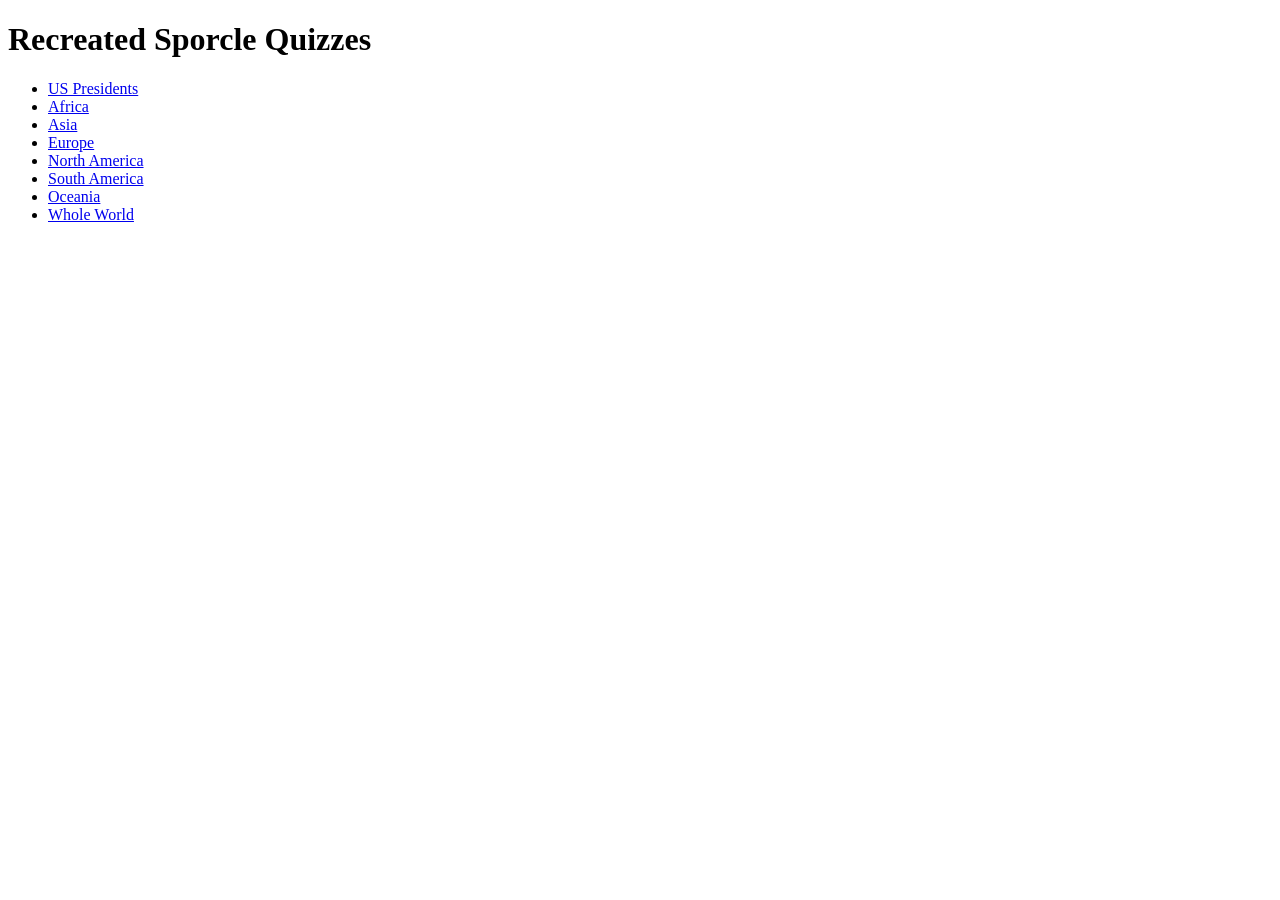
<file: index.html>
<!doctype html>
<html lang="en">
  <head>
    <meta charset="utf-8">
    <meta name="viewport" content="width=device-width, initial-scale=1">
    <title>Recreated Sporcle Quizzes</title>
  </head>
  <body>
    <main>
      <h1>Recreated Sporcle Quizzes</h1>
      <ul>
        <li><a href="US_Presidents/">US Presidents</a></li>
        <li><a href="Africa/">Africa</a></li>
        <li><a href="Asia/">Asia</a></li>
        <li><a href="Europe/">Europe</a></li>
        <li><a href="North_America/">North America</a></li>
        <li><a href="South_America/">South America</a></li>
        <li><a href="Oceania/">Oceania</a></li>
        <li><a href="WholeWorld/">Whole World</a></li>
      </ul>
    </main>
  </body>
</html>
</file>
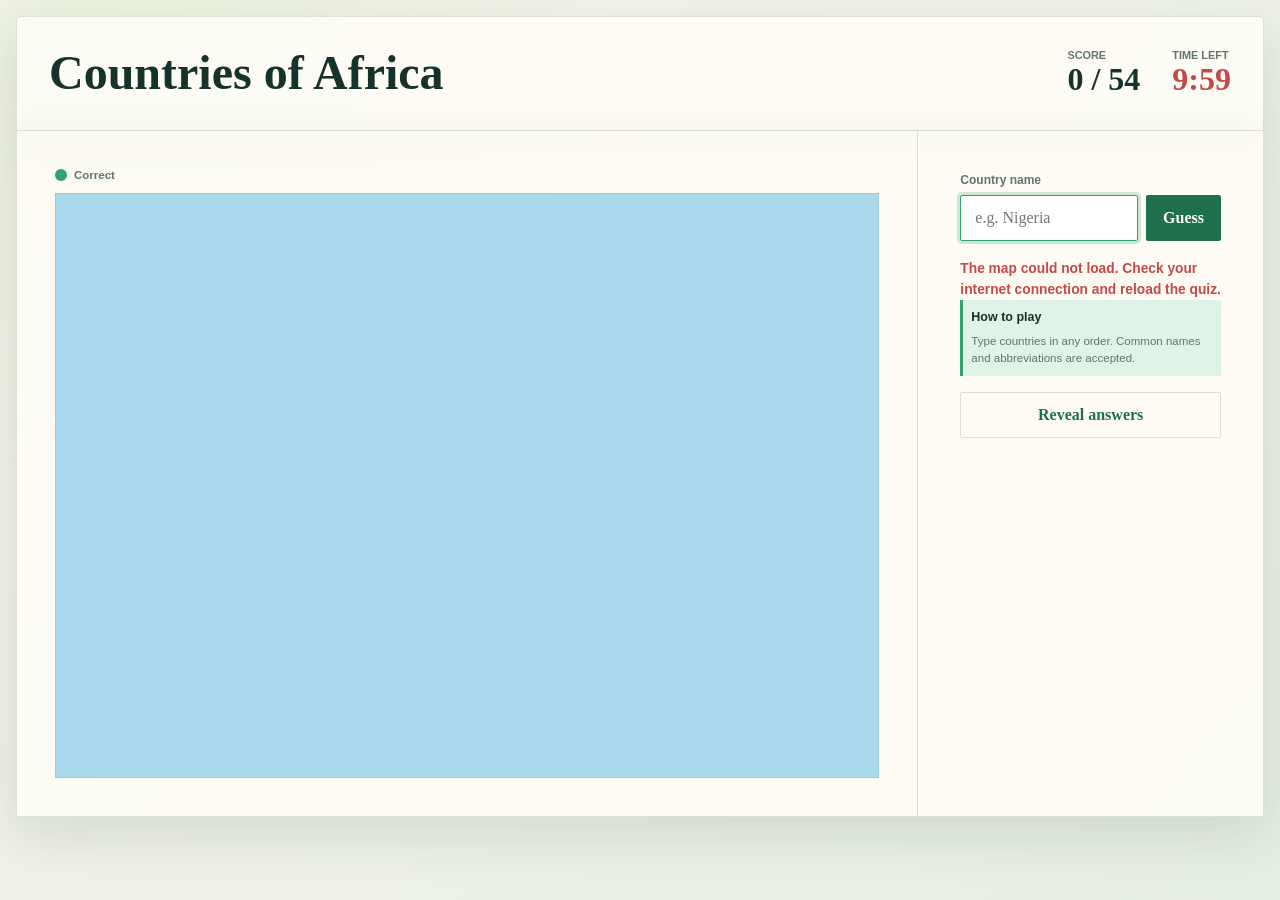
<file: Africa/index.html>
<!DOCTYPE html>
<html lang="en">
  <head>
    <meta charset="UTF-8" />
    <meta name="viewport" content="width=device-width, initial-scale=1.0" />
    <title>Countries of Africa Quiz</title>
    <link rel="stylesheet" href="AfricaQuizStyles.css" />
  </head>
  <body>
    <main class="app">
      <header class="app-header">
        <div>
          <h1>Countries of Africa</h1>
        </div>
        <div class="stats" aria-label="Quiz status">
          <div class="stat-block">
            <span class="stat-label">Score</span>
            <strong id="score">0 / 54</strong>
          </div>
          <div class="stat-block timer-block">
            <span class="stat-label">Time left</span>
            <strong id="timer">10:00</strong>
          </div> 
        </div>
      </header>

      <section class="quiz-layout" aria-label="Country quiz">
        <div class="map-panel">
          <div class="panel-heading">
            <span class="map-key"><span class="key-swatch"></span> Correct</span>
          </div>

          <svg id="africa-map" class="map" viewBox="0 0 800 850" role="img" aria-label="Africa country quiz map" aria-describedby="map-description">
            <desc id="map-description">Accurate country boundaries on a blue ocean. Each country changes color when its name is guessed.</desc>
            <rect class="map-ocean" x="0" y="0" width="700" height="1000"></rect>
            <g id="map-context" class="map-context"></g>
            <g id="map-countries" class="map-countries"></g>
          </svg>
        </div>

        <aside class="control-panel">
          <form id="guess-form" class="guess-form">
            <label for="guess-input">Country name</label>
            <div class="input-row">
              <input id="guess-input" name="guess" type="text" autocomplete="off" placeholder="e.g. Nigeria" required />
              <button type="submit">Guess</button>
            </div>
          </form>
          <p id="message" class="message" aria-live="polite">Every correct answer fills part of the map.</p>
          <div class="rules">
            <p><strong>How to play</strong></p>
            <p>Type countries in any order. Common names and abbreviations are accepted.</p>
          </div>
          <button id="give-up-btn" class="give-up-button" type="button">Reveal answers</button>
          <button id="map-play-again-btn" class="give-up-button hidden" type="button">Play again</button>
        </aside>
      </section>

      <section id="missing-section" class="missing-section hidden" aria-live="polite">
        <h2>Countries to review</h2>
        <p id="missing-copy"></p>
        <ul id="missing-list"></ul>
      </section>
    </main>

    <section id="end-screen" class="end-screen hidden" role="dialog" aria-modal="true" aria-labelledby="end-title">
      <div class="end-card">
        <p class="eyebrow">Quiz complete</p>
        <h2 id="end-title">Congratulations!</h2>
        <p id="end-score">You found all 54 countries.</p>
        <button id="play-again-btn" type="button">Play again</button>
        <button id="exit-end-screen-btn" type="button">View map</button>
      </div>
    </section>

    <script src="AfricaQuiz.js"></script>
  </body>
</html>
</file>
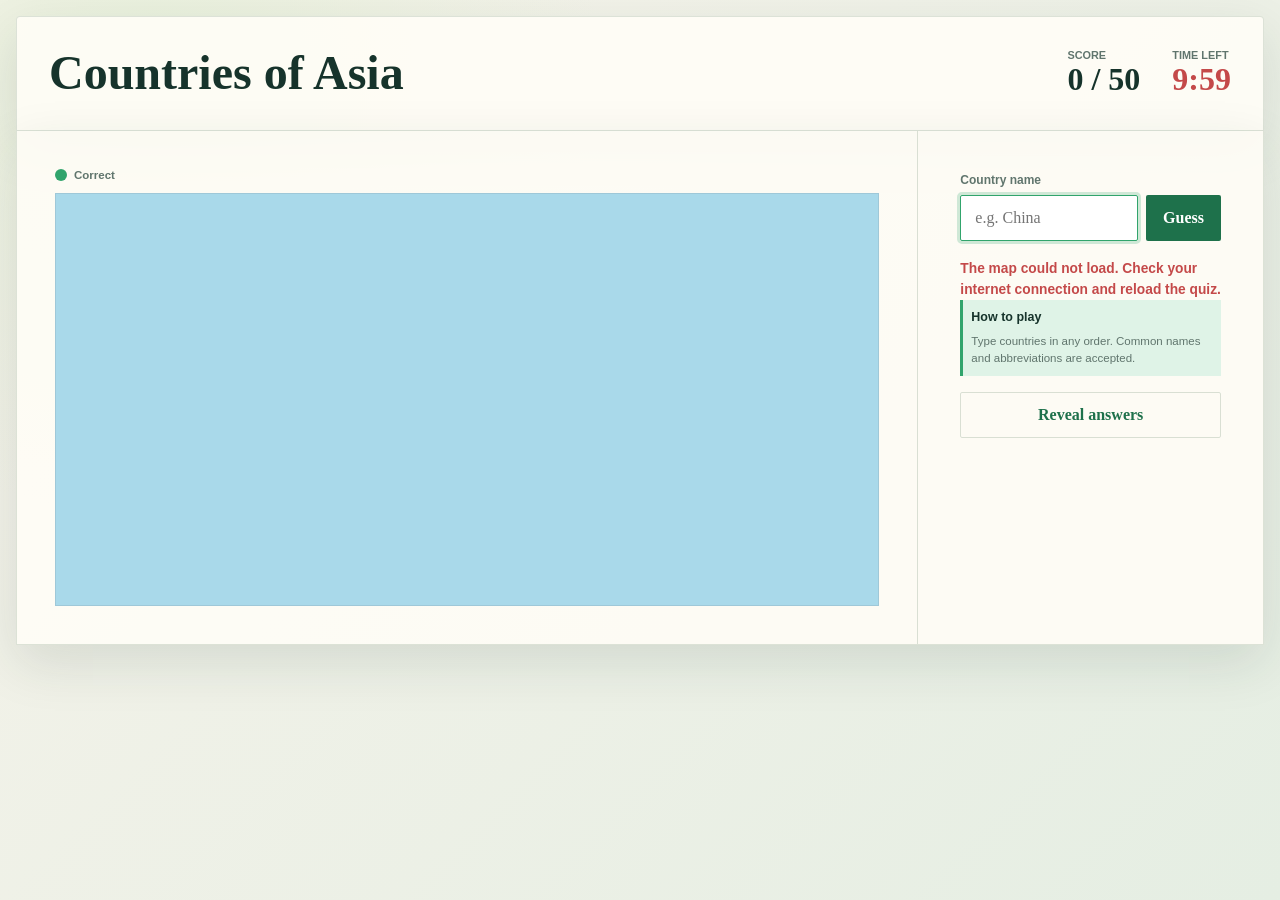
<file: Asia/index.html>
<!DOCTYPE html>
<html lang="en">
  <head>
    <meta charset="UTF-8" />
    <meta name="viewport" content="width=device-width, initial-scale=1.0" />
    <title>Countries of Asia Quiz</title>
    <link rel="stylesheet" href="AsiaQuizStyles.css" />
  </head>
  <body>
    <main class="app">
      <header class="app-header">
        <div>
          <h1>Countries of Asia</h1>
        </div>
        <div class="stats" aria-label="Quiz status">
          <div class="stat-block">
            <span class="stat-label">Score</span>
            <strong id="score">0 / 23</strong>
          </div>
          <div class="stat-block timer-block">
            <span class="stat-label">Time left</span>
            <strong id="timer">10:00</strong>
          </div> 
        </div>
      </header>

      <section class="quiz-layout" aria-label="Country quiz">
        <div class="map-panel">
          <div class="panel-heading">
            <span class="map-key"><span class="key-swatch"></span> Correct</span>
          </div>

          <svg id="asia-map" class="map" viewBox="0 0 1200 600" role="img" aria-label="Asia country quiz map" aria-describedby="map-description">
            <desc id="map-description">Accurate country boundaries on a blue ocean. Each country changes color when its name is guessed.</desc>
            <rect class="map-ocean" x="0" y="0" width="1200" height="600"></rect>
            <g id="map-context" class="map-context"></g>
            <g id="map-countries" class="map-countries"></g>
          </svg>
        </div>

        <aside class="control-panel">
          <form id="guess-form" class="guess-form">
            <label for="guess-input">Country name</label>
            <div class="input-row">
              <input id="guess-input" name="guess" type="text" autocomplete="off" placeholder="e.g. China" required />
              <button type="submit">Guess</button>
            </div>
          </form>
          <p id="message" class="message" aria-live="polite">Every correct answer fills part of the map.</p>
          <div class="rules">
            <p><strong>How to play</strong></p>
            <p>Type countries in any order. Common names and abbreviations are accepted.</p>
          </div>
          <button id="give-up-btn" class="give-up-button" type="button">Reveal answers</button>
          <button id="map-play-again-btn" class="give-up-button hidden" type="button">Play again</button>
        </aside>
      </section>

      <section id="missing-section" class="missing-section hidden" aria-live="polite">
        <h2>Countries to review</h2>
        <p id="missing-copy"></p>
        <ul id="missing-list"></ul>
      </section>
    </main>

    <section id="end-screen" class="end-screen hidden" role="dialog" aria-modal="true" aria-labelledby="end-title">
      <div class="end-card">
        <p class="eyebrow">Quiz complete</p>
        <h2 id="end-title">Congratulations!</h2>
        <p id="end-score">You named all 51 countries.</p>
        <button id="play-again-btn" type="button">Play again</button>
        <button id="exit-end-screen-btn" type="button">View map</button>
      </div>
    </section>

    <script src="AsiaQuiz.js"></script>
  </body>
</html>
</file>
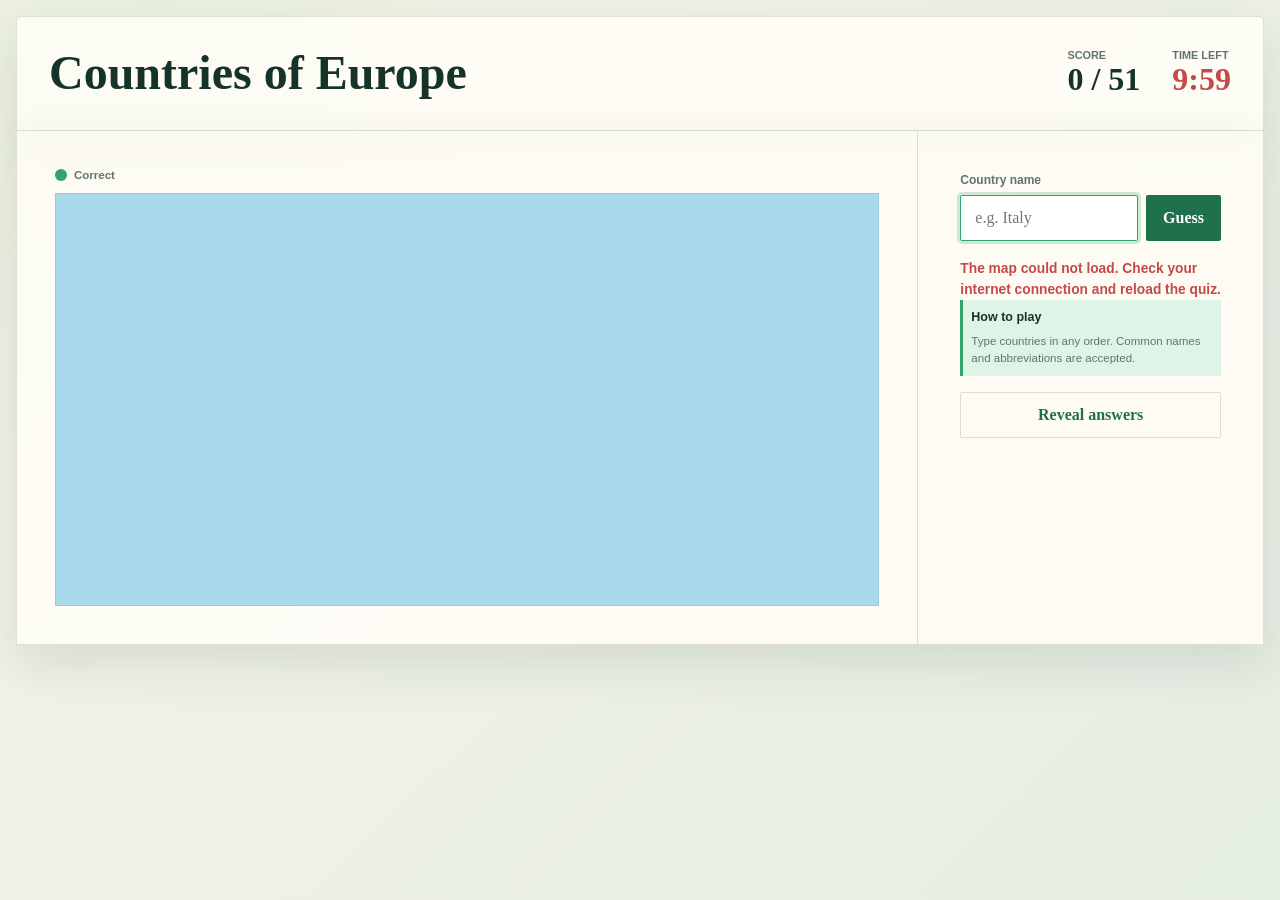
<file: Europe/index.html>
<!DOCTYPE html>
<html lang="en">
  <head>
    <meta charset="UTF-8" />
    <meta name="viewport" content="width=device-width, initial-scale=1.0" />
    <title>Countries of Europe Quiz</title>
    <link rel="stylesheet" href="EuropeQuizStyles.css" />
  </head>
  <body>
    <main class="app">
      <header class="app-header">
        <div>
          <h1>Countries of Europe</h1>
        </div>
        <div class="stats" aria-label="Quiz status">
          <div class="stat-block">
            <span class="stat-label">Score</span>
            <strong id="score">0 / 51</strong>
          </div>
          <div class="stat-block timer-block">
            <span class="stat-label">Time left</span>
            <strong id="timer">10:00</strong>
          </div> 
        </div>
      </header>

      <section class="quiz-layout" aria-label="Country quiz">
        <div class="map-panel">
          <div class="panel-heading">
            <span class="map-key"><span class="key-swatch"></span> Correct</span>
          </div>

          <svg id="europe-map" class="map" viewBox="0 0 1200 600" role="img" aria-label="Europe country quiz map" aria-describedby="map-description">
            <desc id="map-description">Accurate country boundaries on a blue ocean. Each country changes color when its name is guessed.</desc>
            <rect class="map-ocean" x="0" y="0" width="1200" height="600"></rect>
            <g id="map-context" class="map-context"></g>
            <g id="map-countries" class="map-countries"></g>
          </svg>
        </div>

        <aside class="control-panel">
          <form id="guess-form" class="guess-form">
            <label for="guess-input">Country name</label>
            <div class="input-row">
              <input id="guess-input" name="guess" type="text" autocomplete="off" placeholder="e.g. Italy" required />
              <button type="submit">Guess</button>
            </div>
          </form>
          <p id="message" class="message" aria-live="polite">Every correct answer fills part of the map.</p>
          <div class="rules">
            <p><strong>How to play</strong></p>
            <p>Type countries in any order. Common names and abbreviations are accepted.</p>
          </div>
          <button id="give-up-btn" class="give-up-button" type="button">Reveal answers</button>
          <button id="map-play-again-btn" class="give-up-button hidden" type="button">Play again</button>
        </aside>
      </section>

      <section id="missing-section" class="missing-section hidden" aria-live="polite">
        <h2>Countries to review</h2>
        <p id="missing-copy"></p>
        <ul id="missing-list"></ul>
      </section>
    </main>

    <section id="end-screen" class="end-screen hidden" role="dialog" aria-modal="true" aria-labelledby="end-title">
      <div class="end-card">
        <p class="eyebrow">Quiz complete</p>
        <h2 id="end-title">Congratulations!</h2>
        <p id="end-score">You named all 51 countries.</p>
        <button id="play-again-btn" type="button">Play again</button>
        <button id="exit-end-screen-btn" type="button">View map</button>
      </div>
    </section>

    <script src="EuropeQuiz.js"></script>
  </body>
</html>
</file>
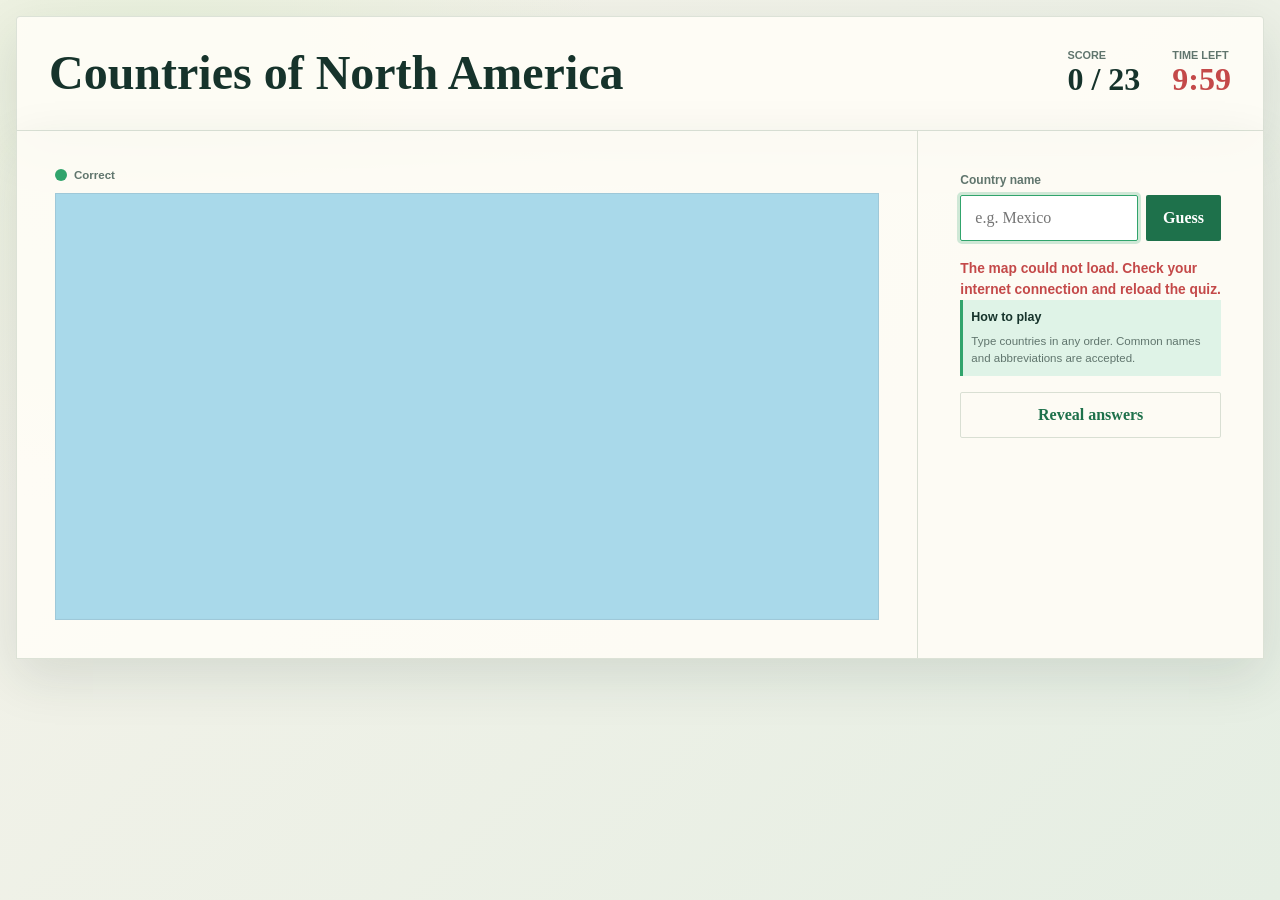
<file: North_America/index.html>
<!DOCTYPE html>
<html lang="en">
  <head>
    <meta charset="UTF-8" />
    <meta name="viewport" content="width=device-width, initial-scale=1.0" />
    <title>Countries of North America Quiz</title>
    <link rel="stylesheet" href="NorthAmericaQuizStyles.css" />
  </head>
  <body>
    <main class="app">
      <header class="app-header">
        <div>
          <h1>Countries of North America</h1>
        </div>
        <div class="stats" aria-label="Quiz status">
          <div class="stat-block">
            <span class="stat-label">Score</span>
            <strong id="score">0 / 23</strong>
          </div>
          <div class="stat-block timer-block">
            <span class="stat-label">Time left</span>
            <strong id="timer">10:00</strong>
          </div> 
        </div>
      </header>

      <section class="quiz-layout" aria-label="Country quiz">
        <div class="map-panel">
          <div class="panel-heading">
            <span class="map-key"><span class="key-swatch"></span> Correct</span>
          </div>

          <svg id="north-america-map" class="map" viewBox="0 0 1200 620" role="img" aria-label="North America country quiz map" aria-describedby="map-description">
            <desc id="map-description">Accurate country boundaries on a blue ocean. Each country changes color when its name is guessed.</desc>
            <rect class="map-ocean" x="0" y="0" width="1200" height="620"></rect>
            <g id="map-context" class="map-context"></g>
            <g id="map-countries" class="map-countries"></g>
            <g class="map-labels" aria-live="polite">
              <text id="label-canada" class="map-label" x="600" y="232">Canada</text>
              <text id="label-united-states" class="map-label" x="620" y="358">United States</text>
              <text id="label-mexico" class="map-label" x="580" y="460">Mexico</text>
              <text id="label-guatemala" class="map-label" x="650" y="555">Guatemala</text>
              <text id="label-belize" class="map-label" x="740" y="525">Belize</text>
              <text id="label-honduras" class="map-label" x="745" y="540">Honduras</text>
              <text id="label-el-salvador" class="map-label" x="670" y="570">El Salvador</text>
              <text id="label-nicaragua" class="map-label" x="785" y="560">Nicaragua</text>
              <text id="label-costa-rica" class="map-label" x="710" y="600">Costa Rica</text>
              <text id="label-panama" class="map-label" x="795" y="580">Panama</text>
              <text id="label-cuba" class="map-label" x="800" y="495">Cuba</text>
              <text id="label-bahamas" class="map-label" x="840" y="450">Bahamas</text>
              <text id="label-barbados" class="map-label" x="990" y="540">Barbados</text>
              <text id="label-jamaica" class="map-label" x="800" y="530">Jamaica</text>
              <text id="label-haiti" class="map-label" x="830" y="515">Haiti</text>
              <text id="label-dominican-republic" class="map-label" x="930" y="500">Dominican Republic</text>
              <text id="label-antigua-and-barbuda" class="map-label" x="990" y="510">Antigua and Barbuda</text>
              <text id="label-dominica" class="map-label" x="970" y="520">Dominica</text>
              <text id="label-saint-kitts-and-nevis" class="map-label" x="860" y="540">Saint Kitts and Nevis</text>
              <text id="label-saint-lucia" class="map-label" x="990" y="530">Saint Lucia</text>
              <text id="label-saint-vincent-and-the-grenadines" class="map-label" x="1070" y="570">Saint Vincent and the Grenadines</text>
              <text id="label-grenada" class="map-label" x="910" y="560">Grenada</text>
              <text id="label-trinidad-and-tobago" class="map-label" x="1020" y="590">Trinidad and Tobago</text>
            </g>
          </svg>
        </div>

        <aside class="control-panel">
          <form id="guess-form" class="guess-form">
            <label for="guess-input">Country name</label>
            <div class="input-row">
              <input id="guess-input" name="guess" type="text" autocomplete="off" placeholder="e.g. Mexico" required />
              <button type="submit">Guess</button>
            </div>
          </form>
          <p id="message" class="message" aria-live="polite">Every correct answer fills part of the map.</p>
          <div class="rules">
            <p><strong>How to play</strong></p>
            <p>Type countries in any order. Common names and abbreviations are accepted.</p>
          </div>
          <button id="give-up-btn" class="give-up-button" type="button">Reveal answers</button>
          <button id="map-play-again-btn" class="give-up-button hidden" type="button">Play again</button>
        </aside>
      </section>

      <section id="missing-section" class="missing-section hidden" aria-live="polite">
        <h2>Countries to review</h2>
        <p id="missing-copy"></p>
        <ul id="missing-list"></ul>
      </section>
    </main>

    <section id="end-screen" class="end-screen hidden" role="dialog" aria-modal="true" aria-labelledby="end-title">
      <div class="end-card">
        <p class="eyebrow">Quiz complete</p>
        <h2 id="end-title">Congratulations!</h2>
        <p id="end-score">You found all 23 countries.</p>
        <button id="play-again-btn" type="button">Play again</button>
        <button id="exit-end-screen-btn" type="button">View map</button>
      </div>
    </section>

    <script src="NorthAmericaQuiz.js"></script>
  </body>
</html>
</file>
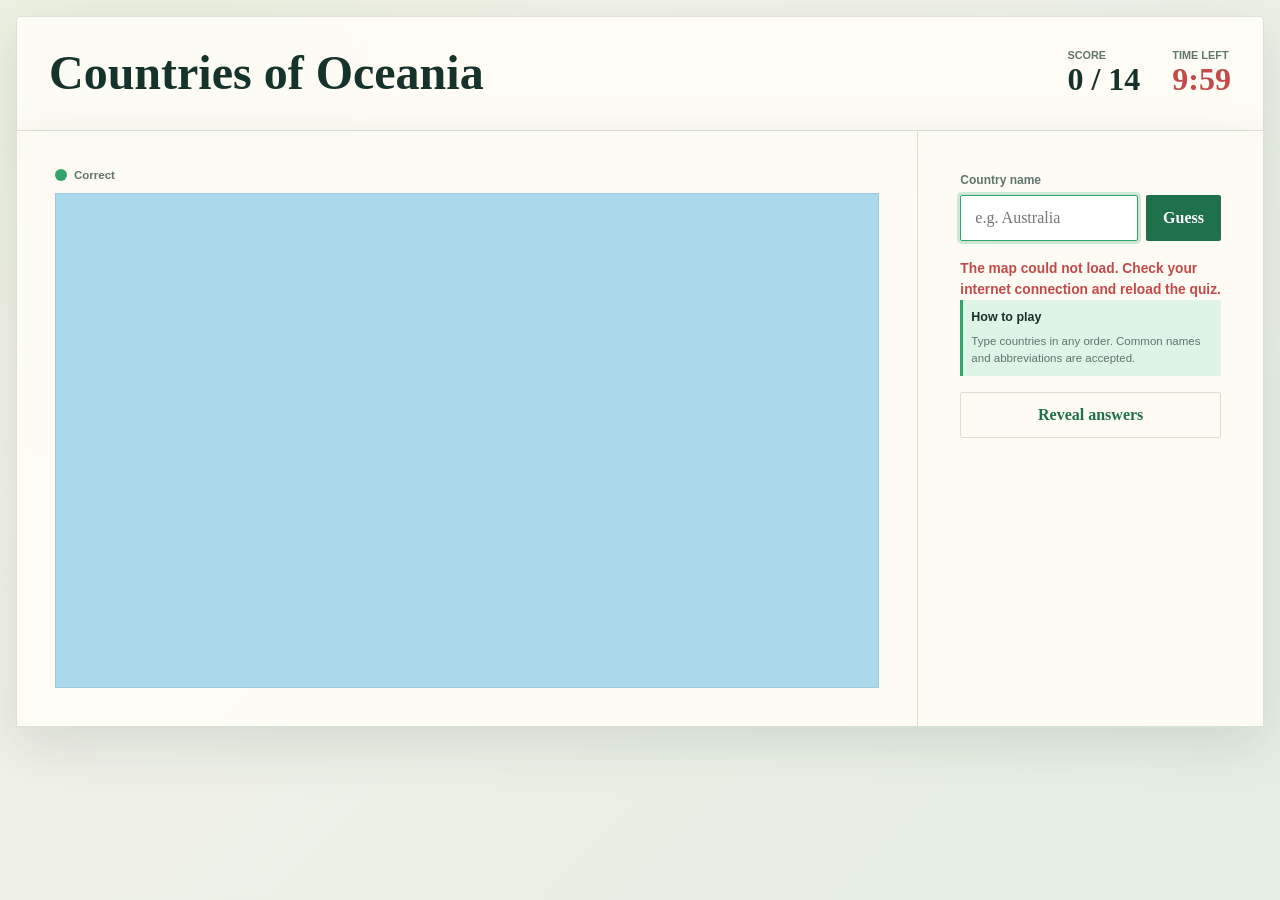
<file: Oceania/index.html>
<!DOCTYPE html>
<html lang="en">
  <head>
    <meta charset="UTF-8" />
    <meta name="viewport" content="width=device-width, initial-scale=1.0" />
    <title>Countries of Oceania Quiz</title>
    <link rel="stylesheet" href="OceaniaQuizStyles.css" />
  </head>
  <body>
    <main class="app">
      <header class="app-header">
        <div>
          <h1>Countries of Oceania</h1>
        </div>
        <div class="stats" aria-label="Quiz status">
          <div class="stat-block">
            <span class="stat-label">Score</span>
            <strong id="score">0 / 14</strong>
          </div>
          <div class="stat-block timer-block">
            <span class="stat-label">Time left</span>
            <strong id="timer">10:00</strong>
          </div> 
        </div>
      </header>

      <section class="quiz-layout" aria-label="Country quiz">
        <div class="map-panel">
          <div class="panel-heading">
            <span class="map-key"><span class="key-swatch"></span> Correct</span>
          </div>

          <svg id="oceania-map" class="map" viewBox="0 0 1000 600" role="img" aria-label="Oceania country quiz map" aria-describedby="map-description">
            <desc id="map-description">Accurate country boundaries on a blue ocean. Each country changes color when its name is guessed.</desc>
            <rect class="map-ocean" x="0" y="0" width="1000" height="600"></rect>
            <g id="map-context" class="map-context"></g>
            <g id="map-countries" class="map-countries"></g>
            <g class="map-labels" aria-live="polite">
              <!--Australia, Fiji, Kiribati, Marshall Islands, Micronesia, Nauru, New Zealand, Palau, Papua New Guinea, Samoa, Solomon Islands, Tonga, Tuvalu, Vanuatu -->
              <text id="label-australia" class="map-label" x="275" y="400">Australia</text>
              <text id="label-fiji" class="map-label" x="650" y="340">Fiji</text>
              <text id="label-kiribati" class="map-label" x="750" y="160">Kiribati</text>
              <text id="label-marshall-islands" class="map-label" x="550" y="70">Marshall Islands</text>
              <text id="label-micronesia" class="map-label" x="410" y="80">Micronesia</text>
              <text id="label-nauru" class="map-label" x="540" y="150">Nauru</text>
              <text id="label-new-zealand" class="map-label" x="650" y="580">New Zealand</text>
              <text id="label-palau" class="map-label" x="280" y="120">Palau</text>
              <text id="label-papua-new-guinea" class="map-label" x="400" y="160">Papua New Guinea</text>
              <text id="label-samoa" class="map-label" x="730" y="300">Samoa</text>
              <text id="label-solomon-islands" class="map-label" x="550" y="220">Solomon Islands</text>
              <text id="label-tonga" class="map-label" x="700" y="370">Tonga</text>
              <text id="label-tuvalu" class="map-label" x="645" y="240">Tuvalu</text>
              <text id="label-vanuatu" class="map-label" x="610" y="300">Vanuatu</text>
            </g>
          </svg>
        </div>

        <aside class="control-panel">
          <form id="guess-form" class="guess-form">
            <label for="guess-input">Country name</label>
            <div class="input-row">
              <input id="guess-input" name="guess" type="text" autocomplete="off" placeholder="e.g. Australia" required />
              <button type="submit">Guess</button>
            </div>
          </form>
          <p id="message" class="message" aria-live="polite">Every correct answer fills part of the map.</p>
          <div class="rules">
            <p><strong>How to play</strong></p>
            <p>Type countries in any order. Common names and abbreviations are accepted.</p>
          </div>
          <button id="give-up-btn" class="give-up-button" type="button">Reveal answers</button>
          <button id="map-play-again-btn" class="give-up-button hidden" type="button">Play again</button>
        </aside>
      </section>

      <section id="missing-section" class="missing-section hidden" aria-live="polite">
        <h2>Countries to review</h2>
        <p id="missing-copy"></p>
        <ul id="missing-list"></ul>
      </section>
    </main>

    <section id="end-screen" class="end-screen hidden" role="dialog" aria-modal="true" aria-labelledby="end-title">
      <div class="end-card">
        <p class="eyebrow">Quiz complete</p>
        <h2 id="end-title">Congratulations!</h2>
        <p id="end-score">You found all 14 countries.</p>
        <button id="play-again-btn" type="button">Play again</button>
        <button id="exit-end-screen-btn" type="button">View map</button>
      </div>
    </section>

    <script src="OceaniaQuiz.js"></script>
  </body>
</html>
</file>
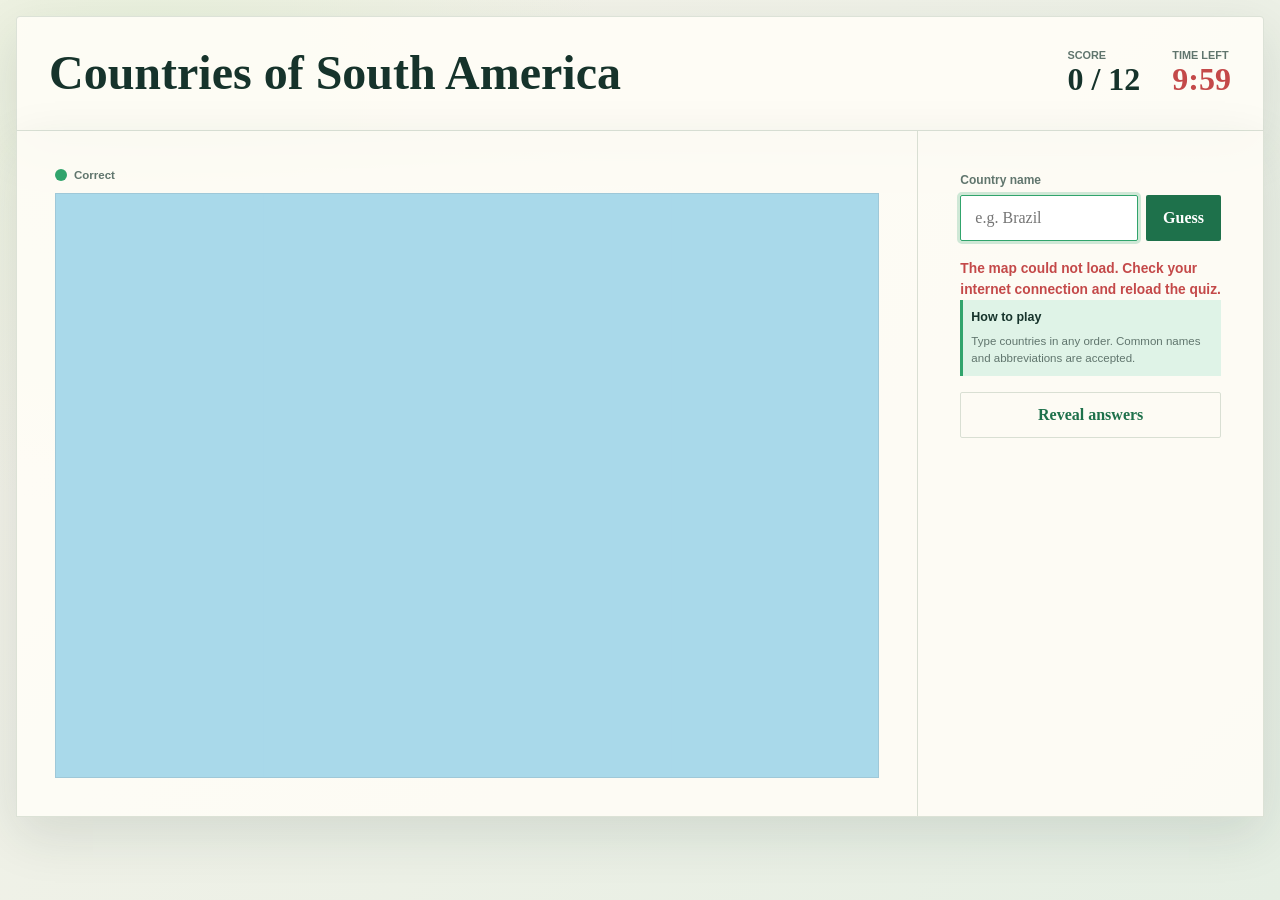
<file: South_America/index.html>
<!DOCTYPE html>
<html lang="en">
  <head>
    <meta charset="UTF-8" />
    <meta name="viewport" content="width=device-width, initial-scale=1.0" />
    <title>Countries of South America Quiz</title>
    <link rel="stylesheet" href="SouthAmericaQuizStyles.css" />
  </head>
  <body>
    <main class="app">
      <header class="app-header">
        <div>
          <h1>Countries of South America</h1>
        </div>
        <div class="stats" aria-label="Quiz status">
          <div class="stat-block">
            <span class="stat-label">Score</span>
            <strong id="score">0 / 12</strong>
          </div>
          <div class="stat-block timer-block">
            <span class="stat-label">Time left</span>
            <strong id="timer">10:00</strong>
          </div> 
        </div>
      </header>

      <section class="quiz-layout" aria-label="Country quiz">
        <div class="map-panel">
          <div class="panel-heading">
            <span class="map-key"><span class="key-swatch"></span> Correct</span>
          </div>

          <svg id="south-america-map" class="map" viewBox="0 0 700 1000" role="img" aria-label="South America country quiz map" aria-describedby="map-description">
            <desc id="map-description">Accurate country boundaries on a blue ocean. Each country changes color when its name is guessed.</desc>
            <rect class="map-ocean" x="0" y="0" width="700" height="1000"></rect>
            <g id="map-context" class="map-context"></g>
            <g id="map-countries" class="map-countries"></g>
            <g class="map-labels" aria-live="polite">
              <!--Argentina, Bolivia, Brazil, Chile, Colombia, Ecuador, Guyana, Paraguay, Peru, Suriname, Uruguay, and Venezuela -->
              <text id="label-argentina" class="map-label" x="303" y="675">Argentina</text>
              <text id="label-bolivia" class="map-label" x="295" y="462">Bolivia</text>
              <text id="label-brazil" class="map-label" x="432" y="375">Brazil</text>
              <text id="label-chile" class="map-label" x="185" y="625">Chile</text>
              <text id="label-colombia" class="map-label" x="198" y="200">Colombia</text>
              <text id="label-ecuador" class="map-label" x="140" y="269">Ecuador</text>
              <text id="label-guyana" class="map-label" x="395" y="150">Guyana</text>
              <text id="label-paraguay" class="map-label" x="360" y="538">Paraguay</text>
              <text id="label-peru" class="map-label" x="175" y="375">Peru</text>
              <text id="label-suriname" class="map-label" x="430" y="170">Suriname</text>
              <text id="label-uruguay" class="map-label" x="397" y="663">Uruguay</text>
              <text id="label-venezuela" class="map-label" x="280" y="150">Venezuela</text>
            </g>
          </svg>
        </div>

        <aside class="control-panel">
          <form id="guess-form" class="guess-form">
            <label for="guess-input">Country name</label>
            <div class="input-row">
              <input id="guess-input" name="guess" type="text" autocomplete="off" placeholder="e.g. Brazil" required />
              <button type="submit">Guess</button>
            </div>
          </form>
          <p id="message" class="message" aria-live="polite">Every correct answer fills part of the map.</p>
          <div class="rules">
            <p><strong>How to play</strong></p>
            <p>Type countries in any order. Common names and abbreviations are accepted.</p>
          </div>
          <button id="give-up-btn" class="give-up-button" type="button">Reveal answers</button>
          <button id="map-play-again-btn" class="give-up-button hidden" type="button">Play again</button>
        </aside>
      </section>

      <section id="missing-section" class="missing-section hidden" aria-live="polite">
        <h2>Countries to review</h2>
        <p id="missing-copy"></p>
        <ul id="missing-list"></ul>
      </section>
    </main>

    <section id="end-screen" class="end-screen hidden" role="dialog" aria-modal="true" aria-labelledby="end-title">
      <div class="end-card">
        <p class="eyebrow">Quiz complete</p>
        <h2 id="end-title">Congratulations!</h2>
        <p id="end-score">You found all 12 countries.</p>
        <button id="play-again-btn" type="button">Play again</button>
        <button id="exit-end-screen-btn" type="button">View map</button>
      </div>
    </section>

    <script src="SouthAmericaQuiz.js"></script>
  </body>
</html>
</file>
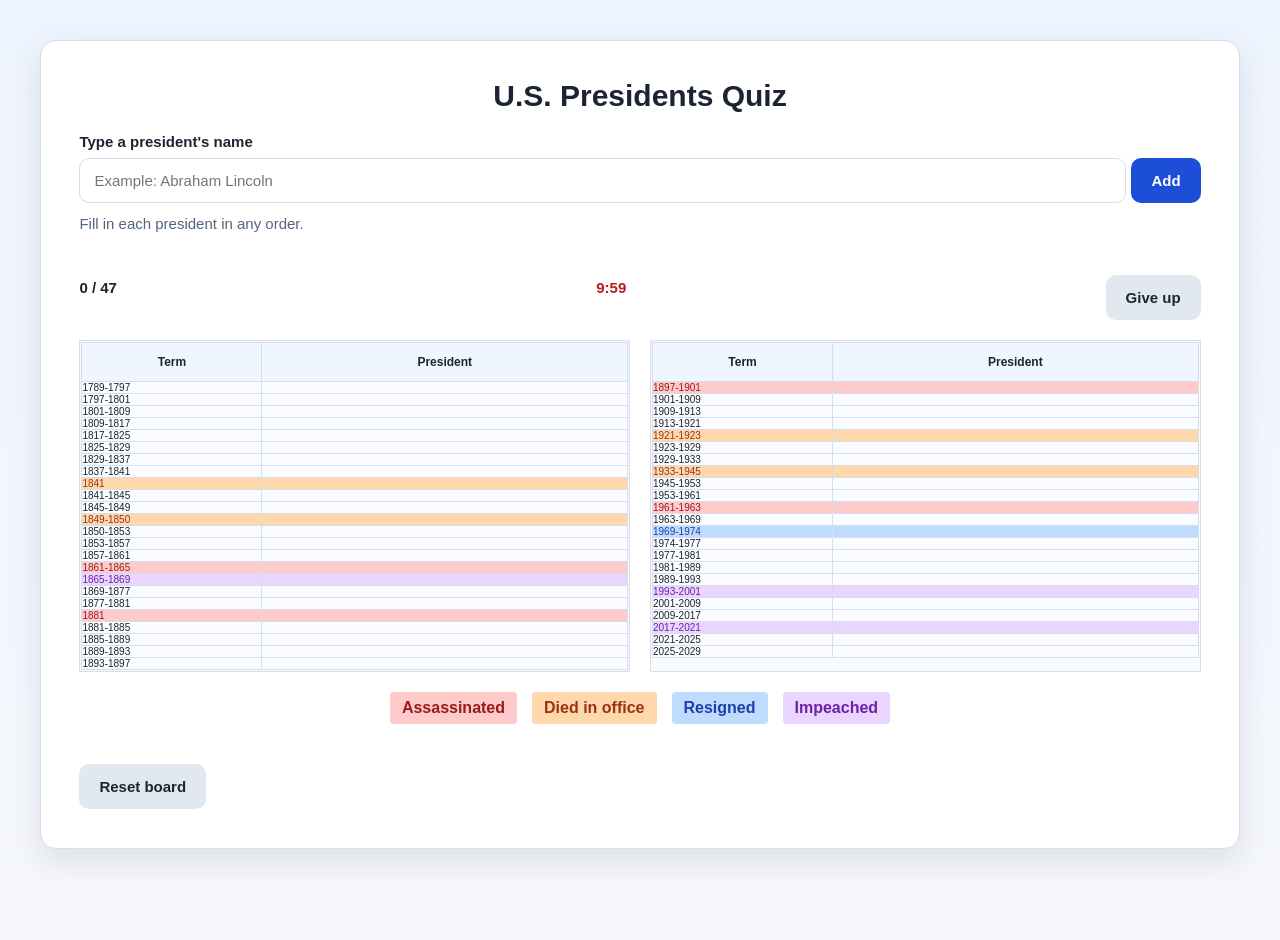
<file: US_Presidents/index.html>
<!DOCTYPE html>
<html lang="en">

  <head>
    <meta charset="UTF-8" />
    <meta name="viewport" content="width=device-width, initial-scale=1.0" />
    <title>U.S. Presidents Quiz</title>
    <link rel="stylesheet" href="USPresidentsStyles.css" />
  </head>

  <body>
    <main class="app">
      <h1>U.S. Presidents Quiz</h1>

      <form id="guess-form" class="controls">
        <label for="guess-input">Type a president's name</label>
        <div class="input-row">
          <input
            id="guess-input"
            type="text"
            placeholder="Example: Abraham Lincoln"
            autocomplete="off"
          />
          <button type="submit">Add</button>
        </div>
      </form>

      <p id="message" class="message" aria-live="polite">
        Fill in each president in any order.
      </p>

      <div class="top-row">
        <p id="score" class="score">0 / 47</p>
        <p id="timer" class="timer">10:00</p>
        <button id="give-up-btn" type="button" class="secondary">
          Give up
        </button>
      </div>

      <div class="two-column-wrap">

        <div class="table-panel">
          <table>
            <thead>
              <tr>
                <th>Term</th>
                <th>President</th>
              </tr>
            </thead>
            <tbody id="pre1900-table"></tbody>
          </table>
        </div>

        <div class="table-panel">
          <table>
            <thead>
              <tr>
                <th>Term</th>
                <th>President</th>
              </tr>
            </thead>
            <tbody id="modern-table"></tbody>
          </table>
        </div>
      </div>
        
      <div class="status-key">
        <span class="key-item key-assassinated">Assassinated</span>
        <span class="key-item key-died-in-office">Died in office</span>
        <span class="key-item key-resigned">Resigned</span>
        <span class="key-item key-impeached">Impeached</span>
      </div>
      
      <div id="end-screen" class="hidden">
        <div class="end-card">
          <h2 id="end-title">You got them all!</h2>
          <p id="end-score">Perfect score: 47 / 47</p>
          
          <div class="end-actions">
            <button id="play-again-btn" type="button">Play again</button>
            <button id="exit-btn" type="button" class="exit-btn" aria-label="Close end screen">
              &times;
            </button>
          </div>
        </div>
      </div>
      

      <button id="reset-btn" class="secondary" type="button">Reset board</button>
    </main>

    <script src="USPresidentsApp.js"></script>
  </body>
</html>
</file>
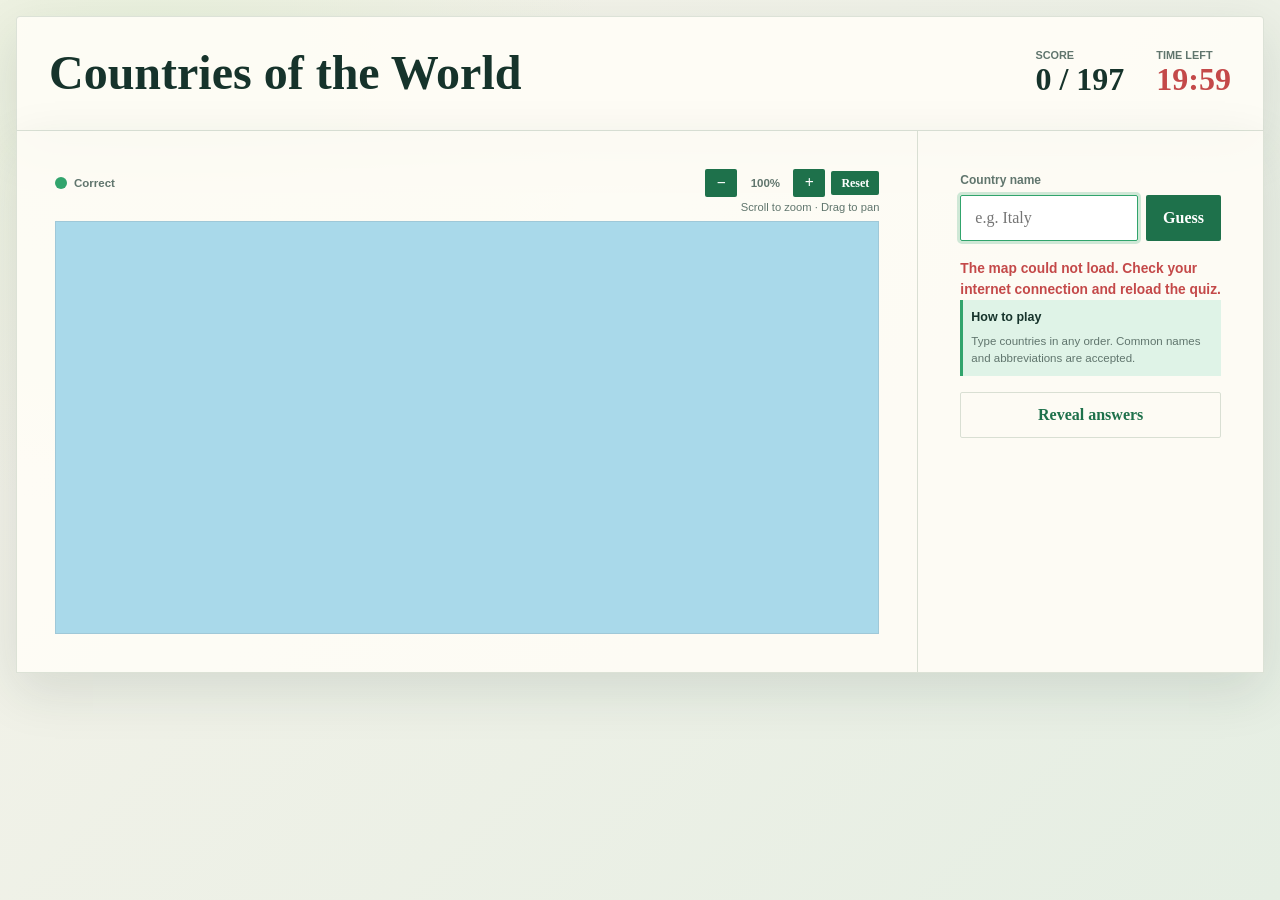
<file: WholeWorld/index.html>
<!DOCTYPE html>
<html lang="en">
  <head>
    <meta charset="UTF-8" />
    <meta name="viewport" content="width=device-width, initial-scale=1.0" />
    <title>Countries of the World Quiz</title>
    <link rel="stylesheet" href="WorldCountryQuizStyles.css" />
  </head>
  <body>
    <main class="app">
      <header class="app-header">
        <div>
          <h1>Countries of the World</h1>
        </div>
        <div class="stats" aria-label="Quiz status">
          <div class="stat-block">
            <span class="stat-label">Score</span>
            <strong id="score">0 / 197</strong>
          </div>
          <div class="stat-block timer-block">
            <span class="stat-label">Time left</span>
            <strong id="timer">20:00</strong>
          </div>
        </div>
      </header>

      <section class="quiz-layout" aria-label="Country quiz">
        <div class="map-panel">
          <div class="panel-heading">
            <span class="map-key"><span class="key-swatch"></span> Correct</span>
            <div class="map-controls" role="group" aria-label="Map zoom controls">
              <button id="zoom-out-btn" class="map-control-button" type="button" aria-label="Zoom out" title="Zoom out">−</button>
              <output id="zoom-level" class="zoom-level" aria-live="polite">100%</output>
              <button id="zoom-in-btn" class="map-control-button" type="button" aria-label="Zoom in" title="Zoom in">+</button>
              <button id="zoom-reset-btn" class="map-control-button map-reset-button" type="button">Reset</button>
            </div>
          </div>
          <p id="map-hint" class="map-hint">Scroll to zoom · Drag to pan</p>

          <svg id="world-map" class="map" viewBox="0 0 1800 900" role="img" aria-label="World country quiz map" aria-describedby="map-description map-hint">
            <desc id="map-description">Accurate country boundaries on a blue ocean. Each country changes color when its name is guessed.</desc>
            <rect class="map-ocean" x="0" y="0" width="1800" height="900"></rect>
            <g id="map-context" class="map-context"></g>
            <g id="map-countries" class="map-countries"></g>
          </svg>
        </div>

        <aside class="control-panel">
          <form id="guess-form" class="guess-form">
            <label for="guess-input">Country name</label>
            <div class="input-row">
              <input id="guess-input" name="guess" type="text" autocomplete="off" placeholder="e.g. Italy" required />
              <button type="submit">Guess</button>
            </div>
          </form>
          <p id="message" class="message" aria-live="polite">Every correct answer fills part of the map.</p>
          <div class="rules">
            <p><strong>How to play</strong></p>
            <p>Type countries in any order. Common names and abbreviations are accepted.</p>
          </div>
          <button id="give-up-btn" class="give-up-button" type="button">Reveal answers</button>
          <button id="map-play-again-btn" class="give-up-button hidden" type="button">Play again</button>
        </aside>
      </section>

      <section id="missing-section" class="missing-section hidden" aria-live="polite">
        <h2>Countries to review</h2>
        <p id="missing-copy"></p>
        <ul id="missing-list"></ul>
      </section>
    </main>

    <section id="end-screen" class="end-screen hidden" role="dialog" aria-modal="true" aria-labelledby="end-title">
      <div class="end-card">
        <p class="eyebrow">Quiz complete</p>
        <h2 id="end-title">Congratulations!</h2>
        <p id="end-score">You named all 197 countries.</p>
        <button id="play-again-btn" type="button">Play again</button>
        <button id="exit-end-screen-btn" type="button">View map</button>
      </div>
    </section>

    <script src="WorldCountryQuiz.js"></script>
  </body>
</html>
</file>
<file: Africa/AfricaQuizStyles.css>
:root {
  --ink: #16332b;
  --muted: #60756d;
  --panel: #fffdf7;
  --line: #d9dfd3;
  --green: #31a46c;
  --green-dark: #1e714b;
  --green-pale: #dff3e7;
  --red: #c44949;
  --shadow: 0 1.125rem 3.125rem rgba(22, 51, 43, 0.12);
}

* { box-sizing: border-box; }

body {
  margin: 0;
  min-height: 100vh;
  color: var(--ink);
  background: radial-gradient(circle at 12% 8%, #e8f0dc 0, transparent 32%), linear-gradient(135deg, #f6f3ea 0%, #e5eee3 100%);
  font-family: Georgia, "Times New Roman", serif;
  display: flex;
  flex-direction: column;
}

button, input { font: inherit; }
button { cursor: pointer; }

.app {
  width: min(100rem, calc(100% - 2rem));
  height: 100%;
  margin: 1rem auto;
}

.app-header, .quiz-layout, .missing-section {
  background: rgba(255, 253, 247, 0.9);
  border: 0.0625rem solid rgba(217, 223, 211, 0.9);
  box-shadow: var(--shadow);
}

.app-header {
  display: flex;
  justify-content: space-between;
  gap: 2rem;
  padding: clamp(1rem, 5vw, 2rem);
  border-radius: 0.25rem 0.25rem 0 0;
}

.eyebrow {
  margin: 0 0 0.5rem;
  color: var(--green-dark);
  font-family: Arial, Helvetica, sans-serif;
  font-size: 0.7rem;
  font-weight: 800;
  letter-spacing: 0.12em;
  text-transform: uppercase;
}

.app-header > div:first-child {flex: 1;}
h1, h2, p { margin-top: 0; }
h1 { max-width: none; margin-bottom: 0rem; font-size: clamp(2rem, 5vw, 3rem); line-height: 0.98; letter-spacing: 0; }
h2 { margin-bottom: 0; font-size: clamp(1.25rem, 2.5vw, 1.8rem); }

.stats { display: flex; align-items: start; gap: clamp(1rem, 4vw, 2rem); }
.stat-block { min-width: 3rem;}
.stat-label { display: block; margin-bottom: 0rem; color: var(--muted); font-family: Arial, Helvetica, sans-serif; font-size: 0.68rem; font-weight: 700; text-transform: uppercase; }
.stat-block strong { font-size: clamp(1.35rem, 3vw, 2rem); white-space: nowrap; }
.timer-block strong { color: var(--red); }
.timer-block strong.urgent { animation: pulse 1s ease-in-out infinite alternate; }

.quiz-layout { display: grid; grid-template-columns: minmax(0, 1.7fr) minmax(16.875rem, 0.65fr); border-top: 0; }
.map-panel { min-width: 0; padding: clamp(1.125rem, 4vw, 2.375rem); border-right: 0.0625rem solid var(--line); }
.panel-heading { display: flex; align-items: end; justify-content: space-between; gap: 1rem; margin-bottom: 0.75rem; }
.map-key { display: flex; align-items: center; gap: 0.4375rem; color: var(--muted); font: 700 0.72rem Arial, Helvetica, sans-serif; }
.key-swatch { width: 0.75rem; height: 0.75rem; background: var(--green); border-radius: 50%; }

.map { display: block; width: 100%; height: auto; max-height: 65vh;overflow: hidden; border: 0.0625rem solid #9fc8d8; background: #a9d9ea; }
.map-ocean { fill: #a9d9ea; }
.context-region { fill: #dce1d8; stroke: #8c9790; stroke-width: 0.8; vector-effect: non-scaling-stroke; }
.country-region { fill: #f5f4ed; stroke: #58655f; stroke-width: 1.1; vector-effect: non-scaling-stroke; }
.country-region { outline: none; transition: fill 180ms ease, filter 180ms ease; }
.country-region:hover, .country-region:focus { filter: brightness(0.92); stroke: var(--ink); stroke-width: 6; }
.country-region.guessed { fill: var(--green); }
.country-region.missing { fill: var(--red); }
.map-labels { fill: #010101; font-family: Arial, Helvetica, sans-serif; font-size: 0.75rem; font-weight: 800; letter-spacing: 0.08em; pointer-events: none; text-anchor: middle; }
.map-label { opacity: 0; transition: opacity 180ms ease; }
.map-label.visible { opacity: 1; }

.control-panel { padding: clamp(1.5rem, 4vw, 2.625rem); }
.control-panel h2 { margin-bottom: 1.5rem; }
.guess-form label { display: block; margin-bottom: 0.5rem; color: var(--muted); font: 700 0.75rem Arial, Helvetica, sans-serif; }
.input-row { display: flex; gap: 0.5rem; }
input { width: 100%; min-width: 0; padding: 0.8125rem 0.875rem; border: 0.0625rem solid var(--line); border-radius: 0.125rem; background: white; color: var(--ink); }
input:focus { outline: 0.1875rem solid rgba(49, 164, 108, 0.22); border-color: var(--green); }
button { border: 0; border-radius: 0.125rem; padding: 0.8125rem 1.0625rem; background: var(--green-dark); color: white; font-weight: 700; transition: background 160ms ease, transform 160ms ease; }
button:hover { background: var(--green); }
button:active { transform: translateY(0.0625rem); }
button:disabled { cursor: not-allowed; opacity: 0.55; }
.message { min-height: 2rem; margin: 1.125rem 0 0.01rem; color: var(--green-dark); font: 700 0.86rem/1.5 Arial, Helvetica, sans-serif; }
.message.error { color: var(--red); }
.rules { padding: 0.5rem; border-left: 0.1875rem solid var(--green); background: var(--green-pale); color: var(--muted); font: 0.78rem/1.5 Arial, Helvetica, sans-serif; }
.rules p { margin-bottom: 0.375rem; }
.rules p:last-child { margin-bottom: 0; margin-top: 0rem; font-size: 0.72rem; }
.rules strong { color: var(--ink); }
.give-up-button { width: 100%; margin-top: 1rem; background: transparent; color: var(--green-dark); border: 0.0625rem solid var(--line); }
.give-up-button:hover { background: var(--green-pale); }

.missing-section { margin-top: 1.25rem; padding: 1.5rem 1.875rem; border-radius: 0.25rem; }
.missing-section h2 { margin-bottom: 0.5rem; }
.missing-section p { margin-bottom: 0rem; color: var(--muted); font: 0.82rem Arial, Helvetica, sans-serif; }
#missing-list { display: flex; flex-wrap: wrap; gap: 0.5rem 1.25rem; margin: 0; padding: 0; color: var(--red); font: 700 0.88rem Arial, Helvetica, sans-serif; list-style: none; }
#missing-list li::before { content: "•"; margin-right: 0.4375rem; }

.hidden { display: none; }
.end-screen { position: fixed; inset: 0; z-index: 10; display: grid; place-items: center; padding: 1.5rem; background: rgba(22, 51, 43, 0.56); }
.end-screen.hidden { display: none; }
.end-card { width: min(28.75rem, 100%); padding: 2.625rem; border: 0.0625rem solid var(--line); border-radius: 0.25rem; background: var(--panel); box-shadow: var(--shadow); text-align: center; animation: arrive 240ms ease-out; }
.end-card h2 { margin-bottom: 0.75rem; font-size: 2.5rem; }
.end-card p:not(.eyebrow) { margin-bottom: 1.625rem; color: var(--muted); font: 0.9rem Arial, Helvetica, sans-serif; }
.end-card button { width: 100%; }

@keyframes arrive { from { opacity: 0; transform: translateY(0.75rem); } to { opacity: 1; transform: translateY(0); } }
@keyframes pulse { to { opacity: 0.55; } }

@media (max-width: 51.25rem) {
  .app-header { display: block; }
  .stats { margin-top: 1.75rem; }
  .quiz-layout { grid-template-columns: 1fr; }
  .map-panel { border-right: 0; border-bottom: 0.0625rem solid var(--line); }
}

@media (max-width: 32.5rem) {
  .app { width: min(100% - 1.125rem, 77.5rem); margin: 0.5625rem auto; }
  .app-header { padding: 1.5625rem 1.25rem; }
  h1 { font-size: 2.45rem; }
  .map-panel, .control-panel { padding: 1.25rem 0.875rem; }
  .input-row { display: grid; grid-template-columns: 1fr; }
  .input-row button { width: 100%; }
  .end-card { padding: 2rem 1.5rem; }
}
</file>
<file: Asia/AsiaQuizStyles.css>
:root {
  --ink: #16332b;
  --muted: #60756d;
  --panel: #fffdf7;
  --line: #d9dfd3;
  --green: #31a46c;
  --green-dark: #1e714b;
  --green-pale: #dff3e7;
  --red: #c44949;
  --shadow: 0 1.125rem 3.125rem rgba(22, 51, 43, 0.12);
}

* { box-sizing: border-box; }

body {
  margin: 0;
  min-height: 100vh;
  color: var(--ink);
  background: radial-gradient(circle at 12% 8%, #e8f0dc 0, transparent 32%), linear-gradient(135deg, #f6f3ea 0%, #e5eee3 100%);
  font-family: Georgia, "Times New Roman", serif;
  display: flex;
  flex-direction: column;
}

button, input { font: inherit; }
button { cursor: pointer; }

.app {
  width: min(100rem, calc(100% - 2rem));
  height: 100%;
  margin: 1rem auto;
}

.app-header, .quiz-layout, .missing-section {
  background: rgba(255, 253, 247, 0.9);
  border: 0.0625rem solid rgba(217, 223, 211, 0.9);
  box-shadow: var(--shadow);
}

.app-header {
  display: flex;
  justify-content: space-between;
  gap: 2rem;
  padding: clamp(1rem, 5vw, 2rem);
  border-radius: 0.25rem 0.25rem 0 0;
}

.eyebrow {
  margin: 0 0 0.5rem;
  color: var(--green-dark);
  font-family: Arial, Helvetica, sans-serif;
  font-size: 0.7rem;
  font-weight: 800;
  letter-spacing: 0.12em;
  text-transform: uppercase;
}

.app-header > div:first-child {flex: 1;}
h1, h2, p { margin-top: 0; }
h1 { max-width: none; margin-bottom: 0rem; font-size: clamp(2rem, 5vw, 3rem); line-height: 0.98; letter-spacing: 0; }
h2 { margin-bottom: 0; font-size: clamp(1.25rem, 2.5vw, 1.8rem); }

.stats { display: flex; align-items: start; gap: clamp(1rem, 4vw, 2rem); }
.stat-block { min-width: 3rem;}
.stat-label { display: block; margin-bottom: 0rem; color: var(--muted); font-family: Arial, Helvetica, sans-serif; font-size: 0.68rem; font-weight: 700; text-transform: uppercase; }
.stat-block strong { font-size: clamp(1.35rem, 3vw, 2rem); white-space: nowrap; }
.timer-block strong { color: var(--red); }
.timer-block strong.urgent { animation: pulse 1s ease-in-out infinite alternate; }

.quiz-layout { display: grid; grid-template-columns: minmax(0, 1.7fr) minmax(16.875rem, 0.65fr); border-top: 0; }
.map-panel { min-width: 0; padding: clamp(1.125rem, 4vw, 2.375rem); border-right: 0.0625rem solid var(--line); }
.panel-heading { display: flex; align-items: end; justify-content: space-between; gap: 1rem; margin-bottom: 0.75rem; }
.map-key { display: flex; align-items: center; gap: 0.4375rem; color: var(--muted); font: 700 0.72rem Arial, Helvetica, sans-serif; }
.key-swatch { width: 0.75rem; height: 0.75rem; background: var(--green); border-radius: 50%; }

.map { display: block; width: 100%; height: auto; overflow: hidden; border: 0.0625rem solid #9fc8d8; background: #a9d9ea; }
.map-ocean { fill: #a9d9ea; }
.context-region { fill: #dce1d8; stroke: #8c9790; stroke-width: 0.8; vector-effect: non-scaling-stroke; }
.country-region { fill: #f5f4ed; stroke: #58655f; stroke-width: 1.1; vector-effect: non-scaling-stroke; }
.country-region { outline: none; transition: fill 180ms ease, filter 180ms ease; }
.country-region:hover, .country-region:focus { filter: brightness(0.92); stroke: var(--ink); stroke-width: 6; }
.country-region.guessed { fill: var(--green); }
.country-region.missing { fill: var(--red); }

.control-panel { padding: clamp(1.5rem, 4vw, 2.625rem); }
.control-panel h2 { margin-bottom: 1.5rem; }
.guess-form label { display: block; margin-bottom: 0.5rem; color: var(--muted); font: 700 0.75rem Arial, Helvetica, sans-serif; }
.input-row { display: flex; gap: 0.5rem; }
input { width: 100%; min-width: 0; padding: 0.8125rem 0.875rem; border: 0.0625rem solid var(--line); border-radius: 0.125rem; background: white; color: var(--ink); }
input:focus { outline: 0.1875rem solid rgba(49, 164, 108, 0.22); border-color: var(--green); }
button { border: 0; border-radius: 0.125rem; padding: 0.8125rem 1.0625rem; background: var(--green-dark); color: white; font-weight: 700; transition: background 160ms ease, transform 160ms ease; }
button:hover { background: var(--green); }
button:active { transform: translateY(0.0625rem); }
button:disabled { cursor: not-allowed; opacity: 0.55; }
.message { min-height: 2rem; margin: 1.125rem 0 0.01rem; color: var(--green-dark); font: 700 0.86rem/1.5 Arial, Helvetica, sans-serif; }
.message.error { color: var(--red); }
.rules { padding: 0.5rem; border-left: 0.1875rem solid var(--green); background: var(--green-pale); color: var(--muted); font: 0.78rem/1.5 Arial, Helvetica, sans-serif; }
.rules p { margin-bottom: 0.375rem; }
.rules p:last-child { margin-bottom: 0; margin-top: 0rem; font-size: 0.72rem; }
.rules strong { color: var(--ink); }
.give-up-button { width: 100%; margin-top: 1rem; background: transparent; color: var(--green-dark); border: 0.0625rem solid var(--line); }
.give-up-button:hover { background: var(--green-pale); }

.missing-section { margin-top: 1.25rem; padding: 1.5rem 1.875rem; border-radius: 0.25rem; }
.missing-section h2 { margin-bottom: 0.5rem; }
.missing-section p { margin-bottom: 0rem; color: var(--muted); font: 0.82rem Arial, Helvetica, sans-serif; }
#missing-list { display: flex; flex-wrap: wrap; gap: 0.5rem 1.25rem; margin: 0; padding: 0; color: var(--red); font: 700 0.88rem Arial, Helvetica, sans-serif; list-style: none; }
#missing-list li::before { content: "•"; margin-right: 0.4375rem; }

.hidden { display: none; }
.end-screen { position: fixed; inset: 0; z-index: 10; display: grid; place-items: center; padding: 1.5rem; background: rgba(22, 51, 43, 0.56); }
.end-screen.hidden { display: none; }
.end-card { width: min(28.75rem, 100%); padding: 2.625rem; border: 0.0625rem solid var(--line); border-radius: 0.25rem; background: var(--panel); box-shadow: var(--shadow); text-align: center; animation: arrive 240ms ease-out; }
.end-card h2 { margin-bottom: 0.75rem; font-size: 2.5rem; }
.end-card p:not(.eyebrow) { margin-bottom: 1.625rem; color: var(--muted); font: 0.9rem Arial, Helvetica, sans-serif; }
.end-card button { width: 100%; }

@keyframes arrive { from { opacity: 0; transform: translateY(0.75rem); } to { opacity: 1; transform: translateY(0); } }
@keyframes pulse { to { opacity: 0.55; } }

@media (max-width: 51.25rem) {
  .app-header { display: block; }
  .stats { margin-top: 1.75rem; }
  .quiz-layout { grid-template-columns: 1fr; }
  .map-panel { border-right: 0; border-bottom: 0.0625rem solid var(--line); }
}

@media (max-width: 32.5rem) {
  .app { width: min(100% - 1.125rem, 77.5rem); margin: 0.5625rem auto; }
  .app-header { padding: 1.5625rem 1.25rem; }
  h1 { font-size: 2.45rem; }
  .map-panel, .control-panel { padding: 1.25rem 0.875rem; }
  .input-row { display: grid; grid-template-columns: 1fr; }
  .input-row button { width: 100%; }
  .end-card { padding: 2rem 1.5rem; }
}
</file>
<file: Europe/EuropeQuizStyles.css>
:root {
  --ink: #16332b;
  --muted: #60756d;
  --panel: #fffdf7;
  --line: #d9dfd3;
  --green: #31a46c;
  --green-dark: #1e714b;
  --green-pale: #dff3e7;
  --red: #c44949;
  --shadow: 0 1.125rem 3.125rem rgba(22, 51, 43, 0.12);
}

* { box-sizing: border-box; }

body {
  margin: 0;
  min-height: 100vh;
  color: var(--ink);
  background: radial-gradient(circle at 12% 8%, #e8f0dc 0, transparent 32%), linear-gradient(135deg, #f6f3ea 0%, #e5eee3 100%);
  font-family: Georgia, "Times New Roman", serif;
  display: flex;
  flex-direction: column;
}

button, input { font: inherit; }
button { cursor: pointer; }

.app {
  width: min(100rem, calc(100% - 2rem));
  height: 100%;
  margin: 1rem auto;
}

.app-header, .quiz-layout, .missing-section {
  background: rgba(255, 253, 247, 0.9);
  border: 0.0625rem solid rgba(217, 223, 211, 0.9);
  box-shadow: var(--shadow);
}

.app-header {
  display: flex;
  justify-content: space-between;
  gap: 2rem;
  padding: clamp(1rem, 5vw, 2rem);
  border-radius: 0.25rem 0.25rem 0 0;
}

.eyebrow {
  margin: 0 0 0.5rem;
  color: var(--green-dark);
  font-family: Arial, Helvetica, sans-serif;
  font-size: 0.7rem;
  font-weight: 800;
  letter-spacing: 0.12em;
  text-transform: uppercase;
}

.app-header > div:first-child {flex: 1;}
h1, h2, p { margin-top: 0; }
h1 { max-width: none; margin-bottom: 0rem; font-size: clamp(2rem, 5vw, 3rem); line-height: 0.98; letter-spacing: 0; }
h2 { margin-bottom: 0; font-size: clamp(1.25rem, 2.5vw, 1.8rem); }

.stats { display: flex; align-items: start; gap: clamp(1rem, 4vw, 2rem); }
.stat-block { min-width: 3rem;}
.stat-label { display: block; margin-bottom: 0rem; color: var(--muted); font-family: Arial, Helvetica, sans-serif; font-size: 0.68rem; font-weight: 700; text-transform: uppercase; }
.stat-block strong { font-size: clamp(1.35rem, 3vw, 2rem); white-space: nowrap; }
.timer-block strong { color: var(--red); }
.timer-block strong.urgent { animation: pulse 1s ease-in-out infinite alternate; }

.quiz-layout { display: grid; grid-template-columns: minmax(0, 1.7fr) minmax(16.875rem, 0.65fr); border-top: 0; }
.map-panel { min-width: 0; padding: clamp(1.125rem, 4vw, 2.375rem); border-right: 0.0625rem solid var(--line); }
.panel-heading { display: flex; align-items: end; justify-content: space-between; gap: 1rem; margin-bottom: 0.75rem; }
.map-key { display: flex; align-items: center; gap: 0.4375rem; color: var(--muted); font: 700 0.72rem Arial, Helvetica, sans-serif; }
.key-swatch { width: 0.75rem; height: 0.75rem; background: var(--green); border-radius: 50%; }

.map { display: block; width: 100%; height: auto; overflow: hidden; border: 0.0625rem solid #9fc8d8; background: #a9d9ea; }
.map-ocean { fill: #a9d9ea; }
.context-region { fill: #dce1d8; stroke: #8c9790; stroke-width: 0.8; vector-effect: non-scaling-stroke; }
.country-region { fill: #f5f4ed; stroke: #58655f; stroke-width: 1.1; vector-effect: non-scaling-stroke; }
.country-region { outline: none; transition: fill 180ms ease, filter 180ms ease; }
.country-region:hover, .country-region:focus { filter: brightness(0.92); stroke: var(--ink); stroke-width: 6; }
.country-region.guessed { fill: var(--green); }
.country-region.missing { fill: var(--red); }

.control-panel { padding: clamp(1.5rem, 4vw, 2.625rem); }
.control-panel h2 { margin-bottom: 1.5rem; }
.guess-form label { display: block; margin-bottom: 0.5rem; color: var(--muted); font: 700 0.75rem Arial, Helvetica, sans-serif; }
.input-row { display: flex; gap: 0.5rem; }
input { width: 100%; min-width: 0; padding: 0.8125rem 0.875rem; border: 0.0625rem solid var(--line); border-radius: 0.125rem; background: white; color: var(--ink); }
input:focus { outline: 0.1875rem solid rgba(49, 164, 108, 0.22); border-color: var(--green); }
button { border: 0; border-radius: 0.125rem; padding: 0.8125rem 1.0625rem; background: var(--green-dark); color: white; font-weight: 700; transition: background 160ms ease, transform 160ms ease; }
button:hover { background: var(--green); }
button:active { transform: translateY(0.0625rem); }
button:disabled { cursor: not-allowed; opacity: 0.55; }
.message { min-height: 2rem; margin: 1.125rem 0 0.01rem; color: var(--green-dark); font: 700 0.86rem/1.5 Arial, Helvetica, sans-serif; }
.message.error { color: var(--red); }
.rules { padding: 0.5rem; border-left: 0.1875rem solid var(--green); background: var(--green-pale); color: var(--muted); font: 0.78rem/1.5 Arial, Helvetica, sans-serif; }
.rules p { margin-bottom: 0.375rem; }
.rules p:last-child { margin-bottom: 0; margin-top: 0rem; font-size: 0.72rem; }
.rules strong { color: var(--ink); }
.give-up-button { width: 100%; margin-top: 1rem; background: transparent; color: var(--green-dark); border: 0.0625rem solid var(--line); }
.give-up-button:hover { background: var(--green-pale); }

.missing-section { margin-top: 1.25rem; padding: 1.5rem 1.875rem; border-radius: 0.25rem; }
.missing-section h2 { margin-bottom: 0.5rem; }
.missing-section p { margin-bottom: 0rem; color: var(--muted); font: 0.82rem Arial, Helvetica, sans-serif; }
#missing-list { display: flex; flex-wrap: wrap; gap: 0.5rem 1.25rem; margin: 0; padding: 0; color: var(--red); font: 700 0.88rem Arial, Helvetica, sans-serif; list-style: none; }
#missing-list li::before { content: "•"; margin-right: 0.4375rem; }

.hidden { display: none; }
.end-screen { position: fixed; inset: 0; z-index: 10; display: grid; place-items: center; padding: 1.5rem; background: rgba(22, 51, 43, 0.56); }
.end-screen.hidden { display: none; }
.end-card { width: min(28.75rem, 100%); padding: 2.625rem; border: 0.0625rem solid var(--line); border-radius: 0.25rem; background: var(--panel); box-shadow: var(--shadow); text-align: center; animation: arrive 240ms ease-out; }
.end-card h2 { margin-bottom: 0.75rem; font-size: 2.5rem; }
.end-card p:not(.eyebrow) { margin-bottom: 1.625rem; color: var(--muted); font: 0.9rem Arial, Helvetica, sans-serif; }
.end-card button { width: 100%; }

@keyframes arrive { from { opacity: 0; transform: translateY(0.75rem); } to { opacity: 1; transform: translateY(0); } }
@keyframes pulse { to { opacity: 0.55; } }

@media (max-width: 51.25rem) {
  .app-header { display: block; }
  .stats { margin-top: 1.75rem; }
  .quiz-layout { grid-template-columns: 1fr; }
  .map-panel { border-right: 0; border-bottom: 0.0625rem solid var(--line); }
}

@media (max-width: 32.5rem) {
  .app { width: min(100% - 1.125rem, 77.5rem); margin: 0.5625rem auto; }
  .app-header { padding: 1.5625rem 1.25rem; }
  h1 { font-size: 2.45rem; }
  .map-panel, .control-panel { padding: 1.25rem 0.875rem; }
  .input-row { display: grid; grid-template-columns: 1fr; }
  .input-row button { width: 100%; }
  .end-card { padding: 2rem 1.5rem; }
}
</file>
<file: North_America/NorthAmericaQuizStyles.css>
:root {
  --ink: #16332b;
  --muted: #60756d;
  --panel: #fffdf7;
  --line: #d9dfd3;
  --green: #31a46c;
  --green-dark: #1e714b;
  --green-pale: #dff3e7;
  --red: #c44949;
  --shadow: 0 1.125rem 3.125rem rgba(22, 51, 43, 0.12);
}

* { box-sizing: border-box; }

body {
  margin: 0;
  min-height: 100vh;
  color: var(--ink);
  background: radial-gradient(circle at 12% 8%, #e8f0dc 0, transparent 32%), linear-gradient(135deg, #f6f3ea 0%, #e5eee3 100%);
  font-family: Georgia, "Times New Roman", serif;
  display: flex;
  flex-direction: column;
}

button, input { font: inherit; }
button { cursor: pointer; }

.app {
  width: min(100rem, calc(100% - 2rem));
  height: 100%;
  margin: 1rem auto;
}

.app-header, .quiz-layout, .missing-section {
  background: rgba(255, 253, 247, 0.9);
  border: 0.0625rem solid rgba(217, 223, 211, 0.9);
  box-shadow: var(--shadow);
}

.app-header {
  display: flex;
  justify-content: space-between;
  gap: 2rem;
  padding: clamp(1rem, 5vw, 2rem);
  border-radius: 0.25rem 0.25rem 0 0;
}

.eyebrow {
  margin: 0 0 0.5rem;
  color: var(--green-dark);
  font-family: Arial, Helvetica, sans-serif;
  font-size: 0.7rem;
  font-weight: 800;
  letter-spacing: 0.12em;
  text-transform: uppercase;
}

.app-header > div:first-child {flex: 1;}
h1, h2, p { margin-top: 0; }
h1 { max-width: none; margin-bottom: 0rem; font-size: clamp(2rem, 5vw, 3rem); line-height: 0.98; letter-spacing: 0; }
h2 { margin-bottom: 0; font-size: clamp(1.25rem, 2.5vw, 1.8rem); }

.stats { display: flex; align-items: start; gap: clamp(1rem, 4vw, 2rem); }
.stat-block { min-width: 3rem;}
.stat-label { display: block; margin-bottom: 0rem; color: var(--muted); font-family: Arial, Helvetica, sans-serif; font-size: 0.68rem; font-weight: 700; text-transform: uppercase; }
.stat-block strong { font-size: clamp(1.35rem, 3vw, 2rem); white-space: nowrap; }
.timer-block strong { color: var(--red); }
.timer-block strong.urgent { animation: pulse 1s ease-in-out infinite alternate; }

.quiz-layout { display: grid; grid-template-columns: minmax(0, 1.7fr) minmax(16.875rem, 0.65fr); border-top: 0; }
.map-panel { min-width: 0; padding: clamp(1.125rem, 4vw, 2.375rem); border-right: 0.0625rem solid var(--line); }
.panel-heading { display: flex; align-items: end; justify-content: space-between; gap: 1rem; margin-bottom: 0.75rem; }
.map-key { display: flex; align-items: center; gap: 0.4375rem; color: var(--muted); font: 700 0.72rem Arial, Helvetica, sans-serif; }
.key-swatch { width: 0.75rem; height: 0.75rem; background: var(--green); border-radius: 50%; }

.map { display: block; width: 100%; height: auto; overflow: hidden; border: 0.0625rem solid #9fc8d8; background: #a9d9ea; }
.map-ocean { fill: #a9d9ea; }
.context-region { fill: #dce1d8; stroke: #8c9790; stroke-width: 0.8; vector-effect: non-scaling-stroke; }
.country-region { fill: #f5f4ed; stroke: #58655f; stroke-width: 1.1; vector-effect: non-scaling-stroke; }
.country-region { outline: none; transition: fill 180ms ease, filter 180ms ease; }
.country-region:hover, .country-region:focus { filter: brightness(0.92); stroke: var(--ink); stroke-width: 6; }
.country-region.guessed { fill: var(--green); }
.country-region.missing { fill: var(--red); }
.map-labels { fill: #010101; font-family: Arial, Helvetica, sans-serif; font-size: 0.75rem; font-weight: 800; letter-spacing: 0.08em; pointer-events: none; text-anchor: middle; }
.map-label { opacity: 0; transition: opacity 180ms ease; }
.map-label.visible { opacity: 1; }

.control-panel { padding: clamp(1.5rem, 4vw, 2.625rem); }
.control-panel h2 { margin-bottom: 1.5rem; }
.guess-form label { display: block; margin-bottom: 0.5rem; color: var(--muted); font: 700 0.75rem Arial, Helvetica, sans-serif; }
.input-row { display: flex; gap: 0.5rem; }
input { width: 100%; min-width: 0; padding: 0.8125rem 0.875rem; border: 0.0625rem solid var(--line); border-radius: 0.125rem; background: white; color: var(--ink); }
input:focus { outline: 0.1875rem solid rgba(49, 164, 108, 0.22); border-color: var(--green); }
button { border: 0; border-radius: 0.125rem; padding: 0.8125rem 1.0625rem; background: var(--green-dark); color: white; font-weight: 700; transition: background 160ms ease, transform 160ms ease; }
button:hover { background: var(--green); }
button:active { transform: translateY(0.0625rem); }
button:disabled { cursor: not-allowed; opacity: 0.55; }
.message { min-height: 2rem; margin: 1.125rem 0 0.01rem; color: var(--green-dark); font: 700 0.86rem/1.5 Arial, Helvetica, sans-serif; }
.message.error { color: var(--red); }
.rules { padding: 0.5rem; border-left: 0.1875rem solid var(--green); background: var(--green-pale); color: var(--muted); font: 0.78rem/1.5 Arial, Helvetica, sans-serif; }
.rules p { margin-bottom: 0.375rem; }
.rules p:last-child { margin-bottom: 0; margin-top: 0rem; font-size: 0.72rem; }
.rules strong { color: var(--ink); }
.give-up-button { width: 100%; margin-top: 1rem; background: transparent; color: var(--green-dark); border: 0.0625rem solid var(--line); }
.give-up-button:hover { background: var(--green-pale); }

.missing-section { margin-top: 1.25rem; padding: 1.5rem 1.875rem; border-radius: 0.25rem; }
.missing-section h2 { margin-bottom: 0.5rem; }
.missing-section p { margin-bottom: 0rem; color: var(--muted); font: 0.82rem Arial, Helvetica, sans-serif; }
#missing-list { display: flex; flex-wrap: wrap; gap: 0.5rem 1.25rem; margin: 0; padding: 0; color: var(--red); font: 700 0.88rem Arial, Helvetica, sans-serif; list-style: none; }
#missing-list li::before { content: "•"; margin-right: 0.4375rem; }

.hidden { display: none; }
.end-screen { position: fixed; inset: 0; z-index: 10; display: grid; place-items: center; padding: 1.5rem; background: rgba(22, 51, 43, 0.56); }
.end-screen.hidden { display: none; }
.end-card { width: min(28.75rem, 100%); padding: 2.625rem; border: 0.0625rem solid var(--line); border-radius: 0.25rem; background: var(--panel); box-shadow: var(--shadow); text-align: center; animation: arrive 240ms ease-out; }
.end-card h2 { margin-bottom: 0.75rem; font-size: 2.5rem; }
.end-card p:not(.eyebrow) { margin-bottom: 1.625rem; color: var(--muted); font: 0.9rem Arial, Helvetica, sans-serif; }
.end-card button { width: 100%; }

@keyframes arrive { from { opacity: 0; transform: translateY(0.75rem); } to { opacity: 1; transform: translateY(0); } }
@keyframes pulse { to { opacity: 0.55; } }

@media (max-width: 51.25rem) {
  .app-header { display: block; }
  .stats { margin-top: 1.75rem; }
  .quiz-layout { grid-template-columns: 1fr; }
  .map-panel { border-right: 0; border-bottom: 0.0625rem solid var(--line); }
}

@media (max-width: 32.5rem) {
  .app { width: min(100% - 1.125rem, 77.5rem); margin: 0.5625rem auto; }
  .app-header { padding: 1.5625rem 1.25rem; }
  h1 { font-size: 2.45rem; }
  .map-panel, .control-panel { padding: 1.25rem 0.875rem; }
  .input-row { display: grid; grid-template-columns: 1fr; }
  .input-row button { width: 100%; }
  .end-card { padding: 2rem 1.5rem; }
}
</file>
<file: Oceania/OceaniaQuizStyles.css>
:root {
  --ink: #16332b;
  --muted: #60756d;
  --panel: #fffdf7;
  --line: #d9dfd3;
  --green: #31a46c;
  --green-dark: #1e714b;
  --green-pale: #dff3e7;
  --red: #c44949;
  --shadow: 0 1.125rem 3.125rem rgba(22, 51, 43, 0.12);
}

* { box-sizing: border-box; }

body {
  margin: 0;
  min-height: 100vh;
  color: var(--ink);
  background: radial-gradient(circle at 12% 8%, #e8f0dc 0, transparent 32%), linear-gradient(135deg, #f6f3ea 0%, #e5eee3 100%);
  font-family: Georgia, "Times New Roman", serif;
  display: flex;
  flex-direction: column;
}

button, input { font: inherit; }
button { cursor: pointer; }

.app {
  width: min(100rem, calc(100% - 2rem));
  height: 100%;
  margin: 1rem auto;
}

.app-header, .quiz-layout, .missing-section {
  background: rgba(255, 253, 247, 0.9);
  border: 0.0625rem solid rgba(217, 223, 211, 0.9);
  box-shadow: var(--shadow);
}

.app-header {
  display: flex;
  justify-content: space-between;
  gap: 2rem;
  padding: clamp(1rem, 5vw, 2rem);
  border-radius: 0.25rem 0.25rem 0 0;
}

.eyebrow {
  margin: 0 0 0.5rem;
  color: var(--green-dark);
  font-family: Arial, Helvetica, sans-serif;
  font-size: 0.7rem;
  font-weight: 800;
  letter-spacing: 0.12em;
  text-transform: uppercase;
}

.app-header > div:first-child {flex: 1;}
h1, h2, p { margin-top: 0; }
h1 { max-width: none; margin-bottom: 0rem; font-size: clamp(2rem, 5vw, 3rem); line-height: 0.98; letter-spacing: 0; }
h2 { margin-bottom: 0; font-size: clamp(1.25rem, 2.5vw, 1.8rem); }

.stats { display: flex; align-items: start; gap: clamp(1rem, 4vw, 2rem); }
.stat-block { min-width: 3rem;}
.stat-label { display: block; margin-bottom: 0rem; color: var(--muted); font-family: Arial, Helvetica, sans-serif; font-size: 0.68rem; font-weight: 700; text-transform: uppercase; }
.stat-block strong { font-size: clamp(1.35rem, 3vw, 2rem); white-space: nowrap; }
.timer-block strong { color: var(--red); }
.timer-block strong.urgent { animation: pulse 1s ease-in-out infinite alternate; }

.quiz-layout { display: grid; grid-template-columns: minmax(0, 1.7fr) minmax(16.875rem, 0.65fr); border-top: 0; }
.map-panel { min-width: 0; padding: clamp(1.125rem, 4vw, 2.375rem); border-right: 0.0625rem solid var(--line); }
.panel-heading { display: flex; align-items: end; justify-content: space-between; gap: 1rem; margin-bottom: 0.75rem; }
.map-key { display: flex; align-items: center; gap: 0.4375rem; color: var(--muted); font: 700 0.72rem Arial, Helvetica, sans-serif; }
.key-swatch { width: 0.75rem; height: 0.75rem; background: var(--green); border-radius: 50%; }

.map { display: block; width: 100%; height: auto; max-height: 65vh;overflow: hidden; border: 0.0625rem solid #9fc8d8; background: #a9d9ea; }
.map-ocean { fill: #a9d9ea; }
.context-region { fill: #dce1d8; stroke: #8c9790; stroke-width: 0.8; vector-effect: non-scaling-stroke; }
.country-region { fill: #f5f4ed; stroke: #58655f; stroke-width: 1.1; vector-effect: non-scaling-stroke; }
.country-region { outline: none; transition: fill 180ms ease, filter 180ms ease; }
.country-region:hover, .country-region:focus { filter: brightness(0.92); stroke: var(--ink); stroke-width: 6; }
.country-region.guessed { fill: var(--green); }
.country-region.missing { fill: var(--red); }
.map-labels { font-family: Arial, Helvetica, sans-serif; font-size: 0.75rem; font-weight: 800; letter-spacing: 0.08em; pointer-events: none; text-anchor: middle; }
.map-label.guessed { fill: #010101; }
.map-label.missing { fill: #ff0000; }
.map-label { opacity: 0; transition: opacity 180ms ease; }
.map-label.visible { opacity: 1; }

.control-panel { padding: clamp(1.5rem, 4vw, 2.625rem); }
.control-panel h2 { margin-bottom: 1.5rem; }
.guess-form label { display: block; margin-bottom: 0.5rem; color: var(--muted); font: 700 0.75rem Arial, Helvetica, sans-serif; }
.input-row { display: flex; gap: 0.5rem; }
input { width: 100%; min-width: 0; padding: 0.8125rem 0.875rem; border: 0.0625rem solid var(--line); border-radius: 0.125rem; background: white; color: var(--ink); }
input:focus { outline: 0.1875rem solid rgba(49, 164, 108, 0.22); border-color: var(--green); }
button { border: 0; border-radius: 0.125rem; padding: 0.8125rem 1.0625rem; background: var(--green-dark); color: white; font-weight: 700; transition: background 160ms ease, transform 160ms ease; }
button:hover { background: var(--green); }
button:active { transform: translateY(0.0625rem); }
button:disabled { cursor: not-allowed; opacity: 0.55; }
.message { min-height: 2rem; margin: 1.125rem 0 0.01rem; color: var(--green-dark); font: 700 0.86rem/1.5 Arial, Helvetica, sans-serif; }
.message.error { color: var(--red); }
.rules { padding: 0.5rem; border-left: 0.1875rem solid var(--green); background: var(--green-pale); color: var(--muted); font: 0.78rem/1.5 Arial, Helvetica, sans-serif; }
.rules p { margin-bottom: 0.375rem; }
.rules p:last-child { margin-bottom: 0; margin-top: 0rem; font-size: 0.72rem; }
.rules strong { color: var(--ink); }
.give-up-button { width: 100%; margin-top: 1rem; background: transparent; color: var(--green-dark); border: 0.0625rem solid var(--line); }
.give-up-button:hover { background: var(--green-pale); }

.missing-section { margin-top: 1.25rem; padding: 1.5rem 1.875rem; border-radius: 0.25rem; }
.missing-section h2 { margin-bottom: 0.5rem; }
.missing-section p { margin-bottom: 0rem; color: var(--muted); font: 0.82rem Arial, Helvetica, sans-serif; }
#missing-list { display: flex; flex-wrap: wrap; gap: 0.5rem 1.25rem; margin: 0; padding: 0; color: var(--red); font: 700 0.88rem Arial, Helvetica, sans-serif; list-style: none; }
#missing-list li::before { content: "•"; margin-right: 0.4375rem; }

.hidden { display: none; }
.end-screen { position: fixed; inset: 0; z-index: 10; display: grid; place-items: center; padding: 1.5rem; background: rgba(22, 51, 43, 0.56); }
.end-screen.hidden { display: none; }
.end-card { width: min(28.75rem, 100%); padding: 2.625rem; border: 0.0625rem solid var(--line); border-radius: 0.25rem; background: var(--panel); box-shadow: var(--shadow); text-align: center; animation: arrive 240ms ease-out; }
.end-card h2 { margin-bottom: 0.75rem; font-size: 2.5rem; }
.end-card p:not(.eyebrow) { margin-bottom: 1.625rem; color: var(--muted); font: 0.9rem Arial, Helvetica, sans-serif; }
.end-card button { width: 100%; }

@keyframes arrive { from { opacity: 0; transform: translateY(0.75rem); } to { opacity: 1; transform: translateY(0); } }
@keyframes pulse { to { opacity: 0.55; } }

@media (max-width: 51.25rem) {
  .app-header { display: block; }
  .stats { margin-top: 1.75rem; }
  .quiz-layout { grid-template-columns: 1fr; }
  .map-panel { border-right: 0; border-bottom: 0.0625rem solid var(--line); }
}

@media (max-width: 32.5rem) {
  .app { width: min(100% - 1.125rem, 77.5rem); margin: 0.5625rem auto; }
  .app-header { padding: 1.5625rem 1.25rem; }
  h1 { font-size: 2.45rem; }
  .map-panel, .control-panel { padding: 1.25rem 0.875rem; }
  .input-row { display: grid; grid-template-columns: 1fr; }
  .input-row button { width: 100%; }
  .end-card { padding: 2rem 1.5rem; }
}
</file>
<file: South_America/SouthAmericaQuizStyles.css>
:root {
  --ink: #16332b;
  --muted: #60756d;
  --panel: #fffdf7;
  --line: #d9dfd3;
  --green: #31a46c;
  --green-dark: #1e714b;
  --green-pale: #dff3e7;
  --red: #c44949;
  --shadow: 0 1.125rem 3.125rem rgba(22, 51, 43, 0.12);
}

* { box-sizing: border-box; }

body {
  margin: 0;
  min-height: 100vh;
  color: var(--ink);
  background: radial-gradient(circle at 12% 8%, #e8f0dc 0, transparent 32%), linear-gradient(135deg, #f6f3ea 0%, #e5eee3 100%);
  font-family: Georgia, "Times New Roman", serif;
  display: flex;
  flex-direction: column;
}

button, input { font: inherit; }
button { cursor: pointer; }

.app {
  width: min(100rem, calc(100% - 2rem));
  height: 100%;
  margin: 1rem auto;
}

.app-header, .quiz-layout, .missing-section {
  background: rgba(255, 253, 247, 0.9);
  border: 0.0625rem solid rgba(217, 223, 211, 0.9);
  box-shadow: var(--shadow);
}

.app-header {
  display: flex;
  justify-content: space-between;
  gap: 2rem;
  padding: clamp(1rem, 5vw, 2rem);
  border-radius: 0.25rem 0.25rem 0 0;
}

.eyebrow {
  margin: 0 0 0.5rem;
  color: var(--green-dark);
  font-family: Arial, Helvetica, sans-serif;
  font-size: 0.7rem;
  font-weight: 800;
  letter-spacing: 0.12em;
  text-transform: uppercase;
}

.app-header > div:first-child {flex: 1;}
h1, h2, p { margin-top: 0; }
h1 { max-width: none; margin-bottom: 0rem; font-size: clamp(2rem, 5vw, 3rem); line-height: 0.98; letter-spacing: 0; }
h2 { margin-bottom: 0; font-size: clamp(1.25rem, 2.5vw, 1.8rem); }

.stats { display: flex; align-items: start; gap: clamp(1rem, 4vw, 2rem); }
.stat-block { min-width: 3rem;}
.stat-label { display: block; margin-bottom: 0rem; color: var(--muted); font-family: Arial, Helvetica, sans-serif; font-size: 0.68rem; font-weight: 700; text-transform: uppercase; }
.stat-block strong { font-size: clamp(1.35rem, 3vw, 2rem); white-space: nowrap; }
.timer-block strong { color: var(--red); }
.timer-block strong.urgent { animation: pulse 1s ease-in-out infinite alternate; }

.quiz-layout { display: grid; grid-template-columns: minmax(0, 1.7fr) minmax(16.875rem, 0.65fr); border-top: 0; }
.map-panel { min-width: 0; padding: clamp(1.125rem, 4vw, 2.375rem); border-right: 0.0625rem solid var(--line); }
.panel-heading { display: flex; align-items: end; justify-content: space-between; gap: 1rem; margin-bottom: 0.75rem; }
.map-key { display: flex; align-items: center; gap: 0.4375rem; color: var(--muted); font: 700 0.72rem Arial, Helvetica, sans-serif; }
.key-swatch { width: 0.75rem; height: 0.75rem; background: var(--green); border-radius: 50%; }

.map { display: block; width: 100%; height: auto; max-height: 65vh;overflow: hidden; border: 0.0625rem solid #9fc8d8; background: #a9d9ea; }
.map-ocean { fill: #a9d9ea; }
.context-region { fill: #dce1d8; stroke: #8c9790; stroke-width: 0.8; vector-effect: non-scaling-stroke; }
.country-region { fill: #f5f4ed; stroke: #58655f; stroke-width: 1.1; vector-effect: non-scaling-stroke; }
.country-region { outline: none; transition: fill 180ms ease, filter 180ms ease; }
.country-region:hover, .country-region:focus { filter: brightness(0.92); stroke: var(--ink); stroke-width: 6; }
.country-region.guessed { fill: var(--green); }
.country-region.missing { fill: var(--red); }
.map-labels { fill: #010101; font-family: Arial, Helvetica, sans-serif; font-size: 0.75rem; font-weight: 800; letter-spacing: 0.08em; pointer-events: none; text-anchor: middle; }
.map-label { opacity: 0; transition: opacity 180ms ease; }
.map-label.visible { opacity: 1; }

.control-panel { padding: clamp(1.5rem, 4vw, 2.625rem); }
.control-panel h2 { margin-bottom: 1.5rem; }
.guess-form label { display: block; margin-bottom: 0.5rem; color: var(--muted); font: 700 0.75rem Arial, Helvetica, sans-serif; }
.input-row { display: flex; gap: 0.5rem; }
input { width: 100%; min-width: 0; padding: 0.8125rem 0.875rem; border: 0.0625rem solid var(--line); border-radius: 0.125rem; background: white; color: var(--ink); }
input:focus { outline: 0.1875rem solid rgba(49, 164, 108, 0.22); border-color: var(--green); }
button { border: 0; border-radius: 0.125rem; padding: 0.8125rem 1.0625rem; background: var(--green-dark); color: white; font-weight: 700; transition: background 160ms ease, transform 160ms ease; }
button:hover { background: var(--green); }
button:active { transform: translateY(0.0625rem); }
button:disabled { cursor: not-allowed; opacity: 0.55; }
.message { min-height: 2rem; margin: 1.125rem 0 0.01rem; color: var(--green-dark); font: 700 0.86rem/1.5 Arial, Helvetica, sans-serif; }
.message.error { color: var(--red); }
.rules { padding: 0.5rem; border-left: 0.1875rem solid var(--green); background: var(--green-pale); color: var(--muted); font: 0.78rem/1.5 Arial, Helvetica, sans-serif; }
.rules p { margin-bottom: 0.375rem; }
.rules p:last-child { margin-bottom: 0; margin-top: 0rem; font-size: 0.72rem; }
.rules strong { color: var(--ink); }
.give-up-button { width: 100%; margin-top: 1rem; background: transparent; color: var(--green-dark); border: 0.0625rem solid var(--line); }
.give-up-button:hover { background: var(--green-pale); }

.missing-section { margin-top: 1.25rem; padding: 1.5rem 1.875rem; border-radius: 0.25rem; }
.missing-section h2 { margin-bottom: 0.5rem; }
.missing-section p { margin-bottom: 0rem; color: var(--muted); font: 0.82rem Arial, Helvetica, sans-serif; }
#missing-list { display: flex; flex-wrap: wrap; gap: 0.5rem 1.25rem; margin: 0; padding: 0; color: var(--red); font: 700 0.88rem Arial, Helvetica, sans-serif; list-style: none; }
#missing-list li::before { content: "•"; margin-right: 0.4375rem; }

.hidden { display: none; }
.end-screen { position: fixed; inset: 0; z-index: 10; display: grid; place-items: center; padding: 1.5rem; background: rgba(22, 51, 43, 0.56); }
.end-screen.hidden { display: none; }
.end-card { width: min(28.75rem, 100%); padding: 2.625rem; border: 0.0625rem solid var(--line); border-radius: 0.25rem; background: var(--panel); box-shadow: var(--shadow); text-align: center; animation: arrive 240ms ease-out; }
.end-card h2 { margin-bottom: 0.75rem; font-size: 2.5rem; }
.end-card p:not(.eyebrow) { margin-bottom: 1.625rem; color: var(--muted); font: 0.9rem Arial, Helvetica, sans-serif; }
.end-card button { width: 100%; }

@keyframes arrive { from { opacity: 0; transform: translateY(0.75rem); } to { opacity: 1; transform: translateY(0); } }
@keyframes pulse { to { opacity: 0.55; } }

@media (max-width: 51.25rem) {
  .app-header { display: block; }
  .stats { margin-top: 1.75rem; }
  .quiz-layout { grid-template-columns: 1fr; }
  .map-panel { border-right: 0; border-bottom: 0.0625rem solid var(--line); }
}

@media (max-width: 32.5rem) {
  .app { width: min(100% - 1.125rem, 77.5rem); margin: 0.5625rem auto; }
  .app-header { padding: 1.5625rem 1.25rem; }
  h1 { font-size: 2.45rem; }
  .map-panel, .control-panel { padding: 1.25rem 0.875rem; }
  .input-row { display: grid; grid-template-columns: 1fr; }
  .input-row button { width: 100%; }
  .end-card { padding: 2rem 1.5rem; }
}
</file>
<file: US_Presidents/USPresidentsStyles.css>
:root {
  --bg: #f5f7fb;
  --panel: #ffffff;
  --text: #1b2430;
  --muted: #53657b;
  --primary: #1d4ed8;
  --primary-dark: #153ca5;
  --red: #b91c1c;
  --border: #d6deea;
  --shadow: rgba(15, 23, 42, 0.1);
}

html {
  font-size: 20px;
}

* {
  box-sizing: border-box;
}

body {
  margin: 0;
  min-height: 100vh;
  font-family: Arial, Helvetica, sans-serif;
  font-size: 0.75rem;
  background: linear-gradient(180deg, #eef4ff 0%, var(--bg) 100%);
  color: var(--text);
}

.app {
  width: min(calc(100% - 2rem), 1200px);
  margin: 2rem auto;
  background: var(--panel);
  border: 1px solid var(--border);
  border-radius: 16px;
  box-shadow: 0 12px 32px var(--shadow);
  padding: clamp(1rem, 3vw, 2rem);
}

h1 {
  margin: 0 0 1rem;
  text-align: center;
  font-size: clamp(1.25rem, 4vw, 1.5rem);
}

thead th {
  font-size: 0.6rem;
  background: #eff6ff;
  border: 1px solid var(--border);
  color: var(--text);
  padding: 12px 10px;
}

tbody td {
  padding: 0rem 0rem;
  font-size: 0.5rem;
  min-height: 2rem;
  border: 1px solid var(--border);
  background: #fafcff;
  min-height: 8px;
}

.controls {
  margin-bottom: 12px;
}

.controls label {
  display: block;
  margin-bottom: 8px;
  font-weight: 700;
}

.input-row {
  display: flex;
  gap: 5px;
}

input,
button {
  border-radius: 10px;
  font: inherit;
}

input {
  flex: 1;
  padding: 12px 14px;
  border: 1px solid var(--border);
  background: white;
  transition: border-color 0.2s ease, box-shadow 0.2s ease;
}

input:focus {
  outline: none;
  border-color: var(--primary);
  box-shadow: 0 0 0 3px rgba(29, 78, 216, 0.15);
}

button {
  background: var(--primary);
  color: white;
  border: none;
  padding: 0.7rem 1rem;
  font-weight: 700;
  cursor: pointer;
  transition: background 0.2s ease, transform 0.2s ease;
}

button:hover {
  background: var(--primary-dark);
}

button:active {
  transform: translateY(1px);
}

button.secondary {
  margin-top: 1rem;
  background: #e2e8f0;
  color: var(--text);
}

button.secondary:hover {
  background: #cbd5e1;
}

.message {
  min-height: 1rem;
  margin: 0 0 1rem;
  color: var(--muted);
  font-weight: 400;
}

.top-row {
  display: flex;
  justify-content: space-between;
  align-items: center;
  gap: 1rem;
  margin-bottom: 1rem;
}

.score, .timer {
  margin: 0;
  font-weight: 700;
  color: var(--text);
}

.timer {
  margin: 0;
  font-weight: 700;
  color: var(--red);
}


.hidden {
  display: none;
}

#end-screen {
  position: fixed;
  left: 0;
  right: 0;
  bottom: 0;
  z-index: 10;
  width: 100vw;
  padding: 1rem;
  background: #f59e0b;
  border-top: 1px solid var(--border);
  box-shadow: 0 -8px 24px var(--shadow);
}

#end-screen .end-card {
  width: 100%;
  margin: 0;
  background: transparent;
  border: none;
  text-align: center;
}

.end-actions {
  display: flex;
  justify-content: center;
  gap: 1rem;
  margin-top: 1rem;
}

.end-actions button {
  margin-top: 0;
}

.exit-btn {
  position: absolute;
  top: 0.75rem;
  right: 1rem;
  padding: 0;
  background: transparent;
  color: var(--text);
  font-size: 1.8rem;
  line-height: 1;
}

.exit-btn:hover {
  background: transparent;
  color: var(--red);
}

.revealed-name {
  color: var(--red);
  font-weight: 700;
}

.status-assassinated .revealed-name,
.status-died-in-office .revealed-name,
.status-resigned .revealed-name,
.status-impeached .revealed-name {
  color: var(--red);
}

.status-key {
  display: flex;
  flex-wrap: wrap;
  justify-content: center;
  gap: 0.75rem;
  margin: 1rem 0;
  font-size: 0.8rem;
}

.key-item {
  padding: 0.35rem 0.6rem;
  border-radius: 4px;
  font-weight: 700;
}

.key-assassinated,
.status-assassinated td {
  background: #fecaca;
  color: #991b1b;
}

.key-died-in-office,
.status-died-in-office td {
  background: #fed7aa;
  color: #9a3412;
}

.key-resigned,
.status-resigned td {
  background: #bfdbfe;
  color: #1e40af;
}

.key-impeached,
.status-impeached td {
  background: #e9d5ff;
  color: #6b21a8;
}

table {
  width: 100%;
  border-collapse: collapse;
  table-layout: fixed;
}

.two-column-wrap {
  display: grid;
  grid-template-columns: repeat(2, minmax(0, 1fr));
  gap: 1rem;
}

.table-panel {
  background: #f8fafc;
  border: 1px solid #d6deea;
  border-radius: 1px;
  padding: 1px;
}

th:first-child,
td:first-child {
  width: 33%;
}

@media (max-width: 760px) {
  .two-column-wrap {
    grid-template-columns: 1fr;
  }

  .input-row {
    flex-direction: column;
  }

  button {
    width: 100%;
  }

  .end-actions {
    flex-direction: column;
    align-items: center;
  }

  .end-actions button {
    width: 100%;
    max-width: 220px;
  }
}
</file>
<file: WholeWorld/WorldCountryQuizStyles.css>
:root {
  --ink: #16332b;
  --muted: #60756d;
  --panel: #fffdf7;
  --line: #d9dfd3;
  --green: #31a46c;
  --green-dark: #1e714b;
  --green-pale: #dff3e7;
  --red: #c44949;
  --shadow: 0 1.125rem 3.125rem rgba(22, 51, 43, 0.12);
}

* { box-sizing: border-box; }

body {
  margin: 0;
  min-height: 100vh;
  color: var(--ink);
  background: radial-gradient(circle at 12% 8%, #e8f0dc 0, transparent 32%), linear-gradient(135deg, #f6f3ea 0%, #e5eee3 100%);
  font-family: Georgia, "Times New Roman", serif;
  display: flex;
  flex-direction: column;
}

button, input { font: inherit; }
button { cursor: pointer; }

.app {
  width: min(100rem, calc(100% - 2rem));
  height: 100%;
  margin: 1rem auto;
}

.app-header, .quiz-layout, .missing-section {
  background: rgba(255, 253, 247, 0.9);
  border: 0.0625rem solid rgba(217, 223, 211, 0.9);
  box-shadow: var(--shadow);
}

.app-header {
  display: flex;
  justify-content: space-between;
  gap: 2rem;
  padding: clamp(1rem, 5vw, 2rem);
  border-radius: 0.25rem 0.25rem 0 0;
}

.eyebrow {
  margin: 0 0 0.5rem;
  color: var(--green-dark);
  font-family: Arial, Helvetica, sans-serif;
  font-size: 0.7rem;
  font-weight: 800;
  letter-spacing: 0.12em;
  text-transform: uppercase;
}

.app-header > div:first-child {flex: 1;}
h1, h2, p { margin-top: 0; }
h1 { max-width: none; margin-bottom: 0rem; font-size: clamp(2rem, 5vw, 3rem); line-height: 0.98; letter-spacing: 0; }
h2 { margin-bottom: 0; font-size: clamp(1.25rem, 2.5vw, 1.8rem); }

.stats { display: flex; align-items: start; gap: clamp(1rem, 4vw, 2rem); }
.stat-block { min-width: 3rem;}
.stat-label { display: block; margin-bottom: 0rem; color: var(--muted); font-family: Arial, Helvetica, sans-serif; font-size: 0.68rem; font-weight: 700; text-transform: uppercase; }
.stat-block strong { font-size: clamp(1.35rem, 3vw, 2rem); white-space: nowrap; }
.timer-block strong { color: var(--red); }
.timer-block strong.urgent { animation: pulse 1s ease-in-out infinite alternate; }

.quiz-layout { display: grid; grid-template-columns: minmax(0, 1.7fr) minmax(16.875rem, 0.65fr); border-top: 0; }
.map-panel { min-width: 0; padding: clamp(1.125rem, 4vw, 2.375rem); border-right: 0.0625rem solid var(--line); }
.panel-heading { display: flex; align-items: center; justify-content: space-between; gap: 1rem; margin-bottom: 0.25rem; }
.map-key { display: flex; align-items: center; gap: 0.4375rem; color: var(--muted); font: 700 0.72rem Arial, Helvetica, sans-serif; }
.key-swatch { width: 0.75rem; height: 0.75rem; background: var(--green); border-radius: 50%; }
.map-controls { display: flex; align-items: center; gap: 0.375rem; }
.map-control-button { min-width: 2rem; padding: 0.375rem 0.625rem; line-height: 1; }
.map-reset-button { padding-inline: 0.625rem; font-size: 0.75rem; }
.zoom-level { min-width: 2.75rem; color: var(--muted); font: 700 0.72rem Arial, Helvetica, sans-serif; text-align: center; }
.map-hint { margin: 0 0 0.5rem; color: var(--muted); font: 0.7rem Arial, Helvetica, sans-serif; text-align: right; }

.map { display: block; width: 100%; height: auto; overflow: hidden; border: 0.0625rem solid #9fc8d8; background: #a9d9ea; }
.map { cursor: grab; touch-action: none; user-select: none; }
.map.dragging { cursor: grabbing; }
.map-ocean { fill: #a9d9ea; }
.context-region { fill: #dce1d8; stroke: #8c9790; stroke-width: 0.8; vector-effect: non-scaling-stroke; }
.country-region { fill: #f5f4ed; stroke: #58655f; stroke-width: 1.1; vector-effect: non-scaling-stroke; }
.country-region { outline: none; transition: fill 180ms ease, filter 180ms ease; }
.country-region:hover, .country-region:focus { filter: brightness(0.92); stroke: var(--ink); stroke-width: 6; }
.country-region.guessed { fill: var(--green); }
.country-region.missing { fill: var(--red); }

.control-panel { padding: clamp(1.5rem, 4vw, 2.625rem); }
.control-panel h2 { margin-bottom: 1.5rem; }
.guess-form label { display: block; margin-bottom: 0.5rem; color: var(--muted); font: 700 0.75rem Arial, Helvetica, sans-serif; }
.input-row { display: flex; gap: 0.5rem; }
input { width: 100%; min-width: 0; padding: 0.8125rem 0.875rem; border: 0.0625rem solid var(--line); border-radius: 0.125rem; background: white; color: var(--ink); }
input:focus { outline: 0.1875rem solid rgba(49, 164, 108, 0.22); border-color: var(--green); }
button { border: 0; border-radius: 0.125rem; padding: 0.8125rem 1.0625rem; background: var(--green-dark); color: white; font-weight: 700; transition: background 160ms ease, transform 160ms ease; }
button:hover { background: var(--green); }
button:active { transform: translateY(0.0625rem); }
button:disabled { cursor: not-allowed; opacity: 0.55; }
.message { min-height: 2rem; margin: 1.125rem 0 0.01rem; color: var(--green-dark); font: 700 0.86rem/1.5 Arial, Helvetica, sans-serif; }
.message.error { color: var(--red); }
.rules { padding: 0.5rem; border-left: 0.1875rem solid var(--green); background: var(--green-pale); color: var(--muted); font: 0.78rem/1.5 Arial, Helvetica, sans-serif; }
.rules p { margin-bottom: 0.375rem; }
.rules p:last-child { margin-bottom: 0; margin-top: 0rem; font-size: 0.72rem; }
.rules strong { color: var(--ink); }
.give-up-button { width: 100%; margin-top: 1rem; background: transparent; color: var(--green-dark); border: 0.0625rem solid var(--line); }
.give-up-button:hover { background: var(--green-pale); }

.missing-section { margin-top: 1.25rem; padding: 1.5rem 1.875rem; border-radius: 0.25rem; }
.missing-section h2 { margin-bottom: 0.5rem; }
.missing-section p { margin-bottom: 0rem; color: var(--muted); font: 0.82rem Arial, Helvetica, sans-serif; }
#missing-list { display: flex; flex-wrap: wrap; gap: 0.5rem 1.25rem; margin: 0; padding: 0; color: var(--red); font: 700 0.88rem Arial, Helvetica, sans-serif; list-style: none; }
#missing-list li::before { content: "•"; margin-right: 0.4375rem; }

.hidden { display: none; }
.end-screen { position: fixed; inset: 0; z-index: 10; display: grid; place-items: center; padding: 1.5rem; background: rgba(22, 51, 43, 0.56); }
.end-screen.hidden { display: none; }
.end-card { width: min(28.75rem, 100%); padding: 2.625rem; border: 0.0625rem solid var(--line); border-radius: 0.25rem; background: var(--panel); box-shadow: var(--shadow); text-align: center; animation: arrive 240ms ease-out; }
.end-card h2 { margin-bottom: 0.75rem; font-size: 2.5rem; }
.end-card p:not(.eyebrow) { margin-bottom: 1.625rem; color: var(--muted); font: 0.9rem Arial, Helvetica, sans-serif; }
.end-card button { width: 100%; }

@keyframes arrive { from { opacity: 0; transform: translateY(0.75rem); } to { opacity: 1; transform: translateY(0); } }
@keyframes pulse { to { opacity: 0.55; } }

@media (max-width: 51.25rem) {
  .app-header { display: block; }
  .stats { margin-top: 1.75rem; }
  .quiz-layout { grid-template-columns: 1fr; }
  .map-panel { border-right: 0; border-bottom: 0.0625rem solid var(--line); }
}

@media (max-width: 32.5rem) {
  .app { width: min(100% - 1.125rem, 77.5rem); margin: 0.5625rem auto; }
  .app-header { padding: 1.5625rem 1.25rem; }
  h1 { font-size: 2.45rem; }
  .map-panel, .control-panel { padding: 1.25rem 0.875rem; }
  .panel-heading { align-items: flex-start; }
  .map-key { padding-top: 0.5rem; }
  .input-row { display: grid; grid-template-columns: 1fr; }
  .input-row button { width: 100%; }
  .end-card { padding: 2rem 1.5rem; }
}
</file>
